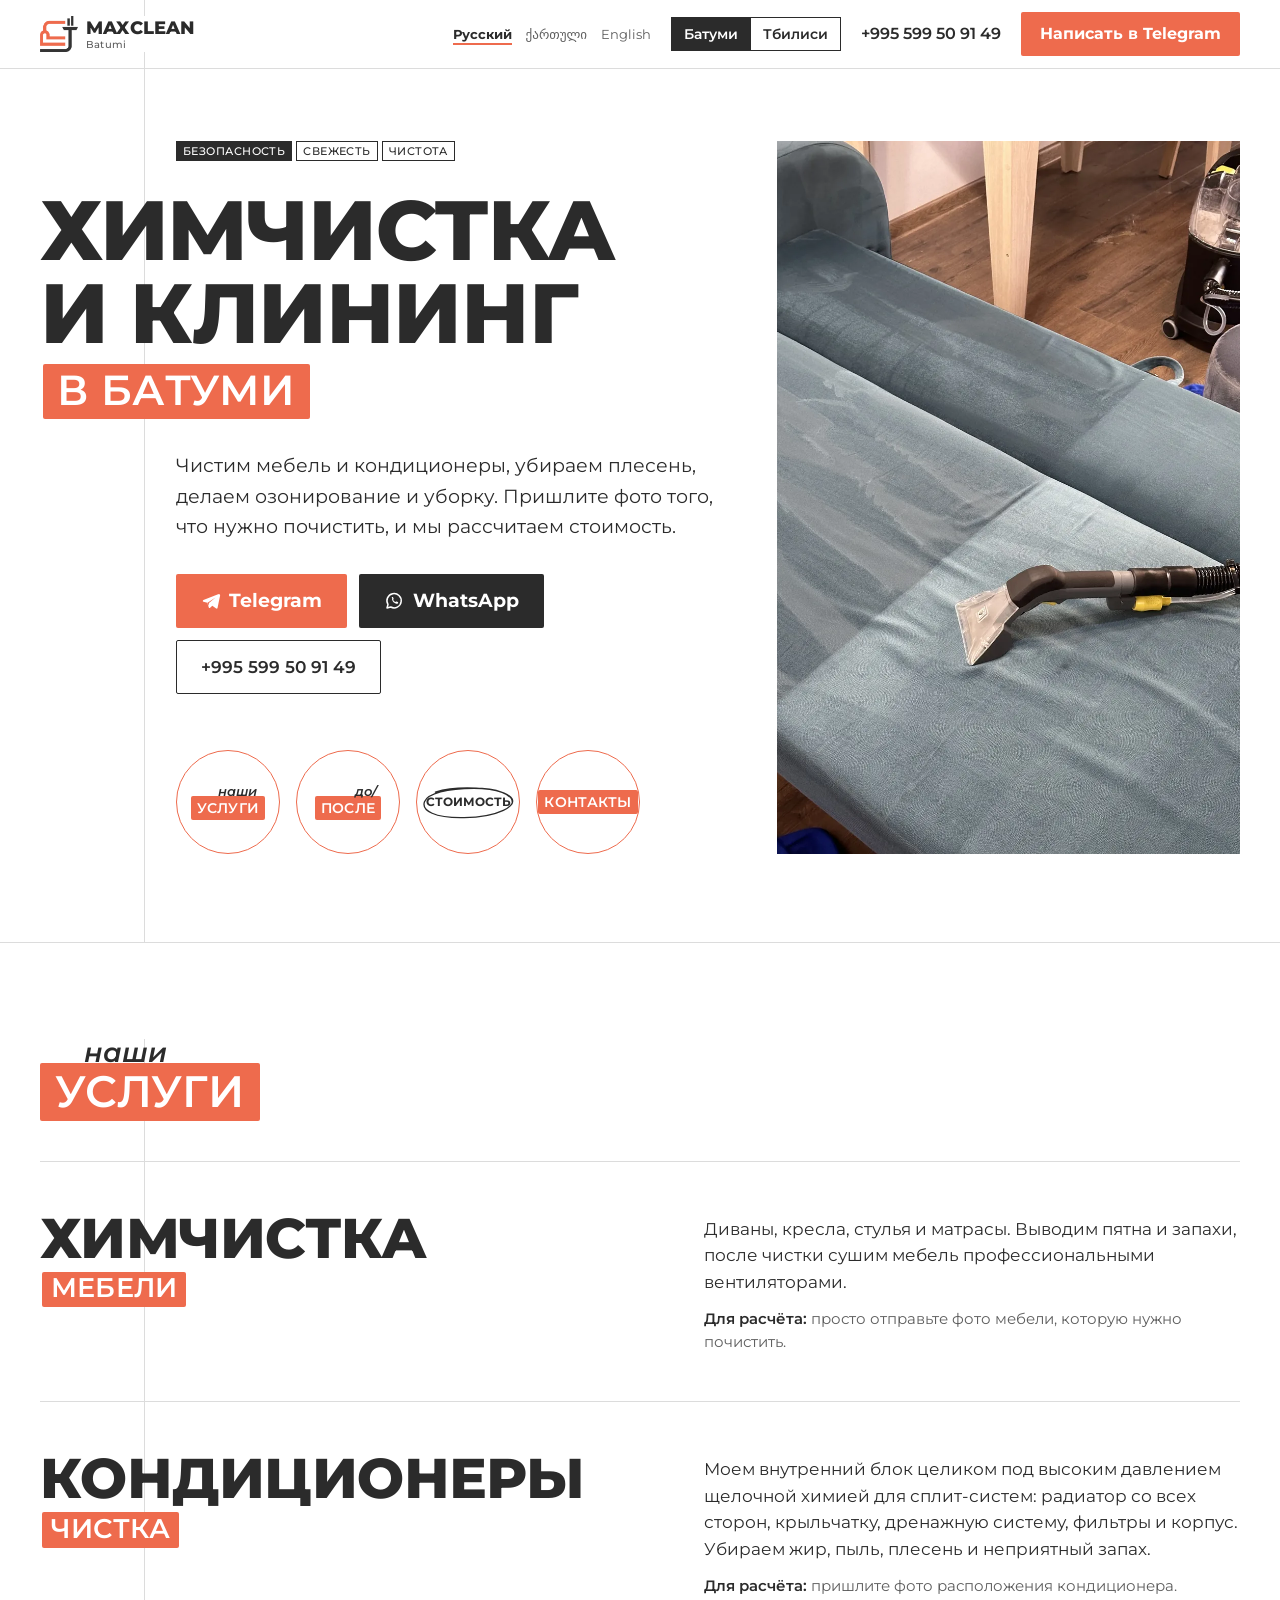
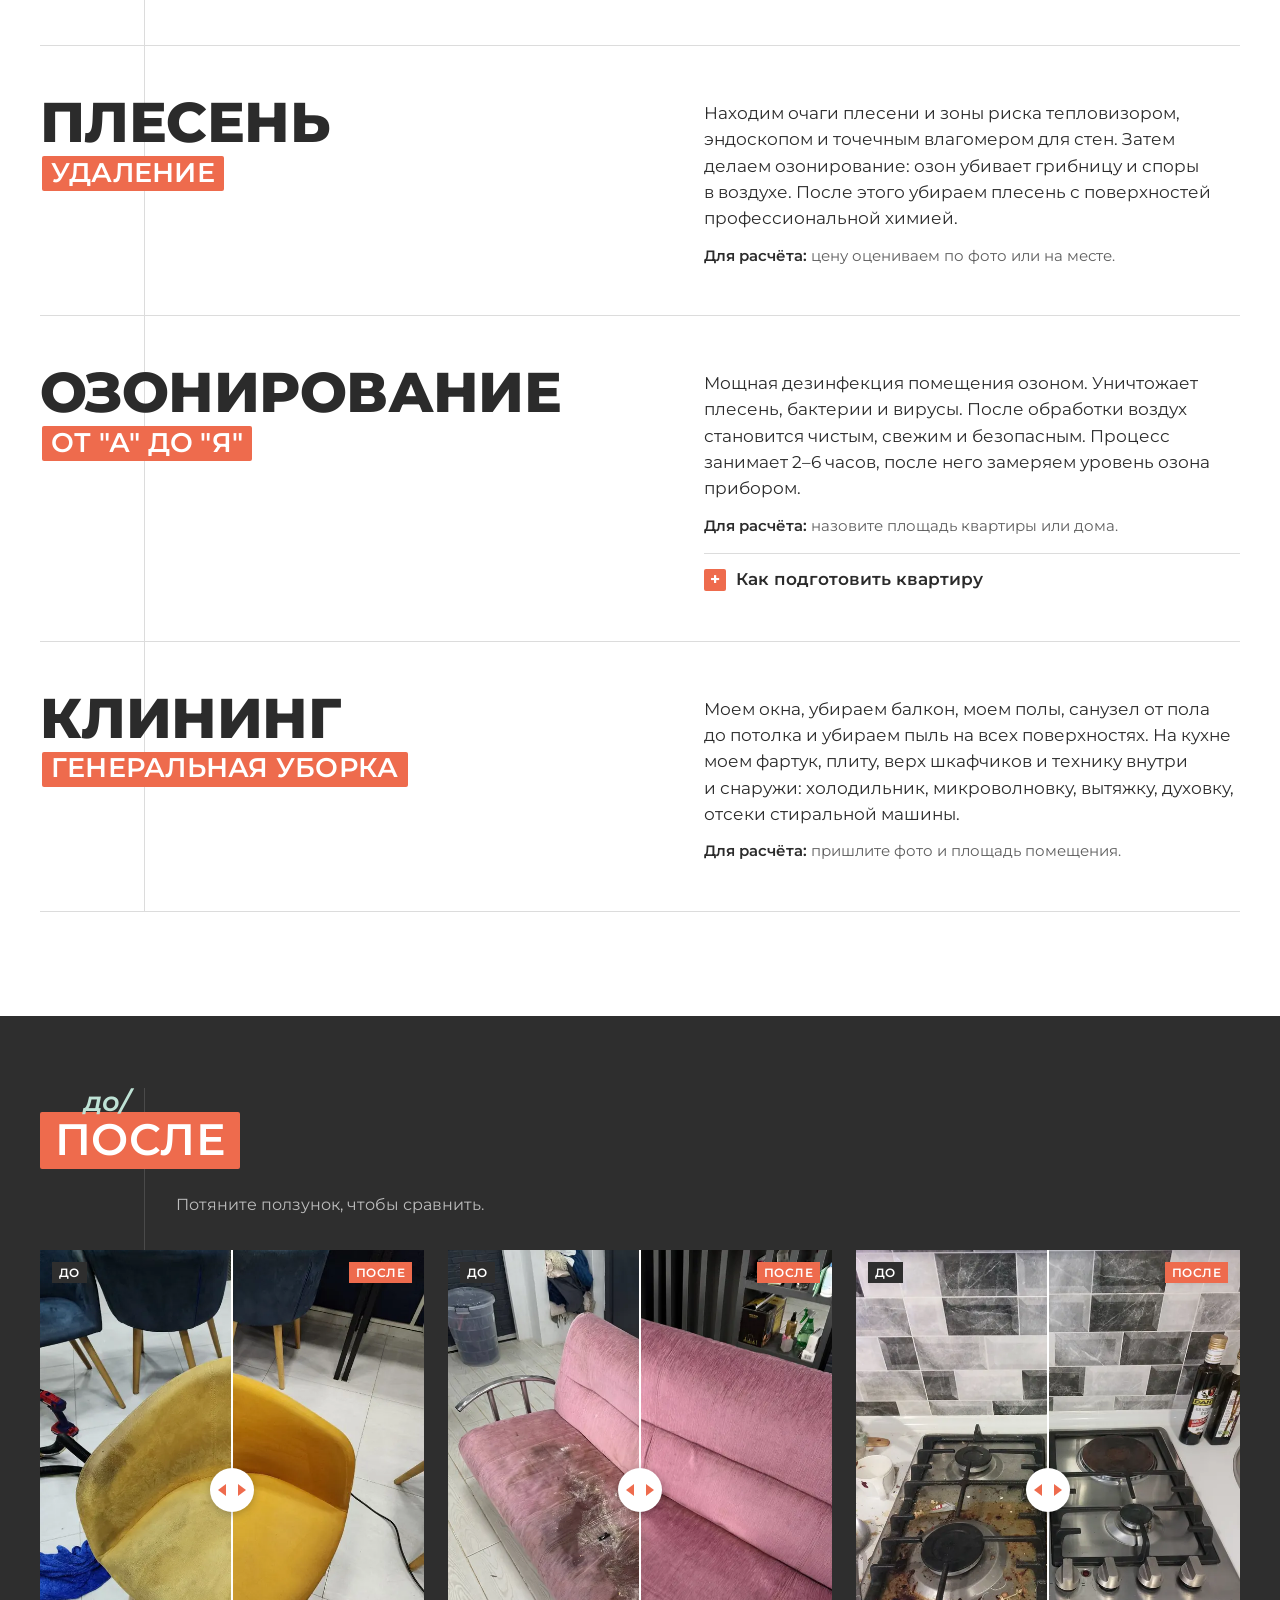
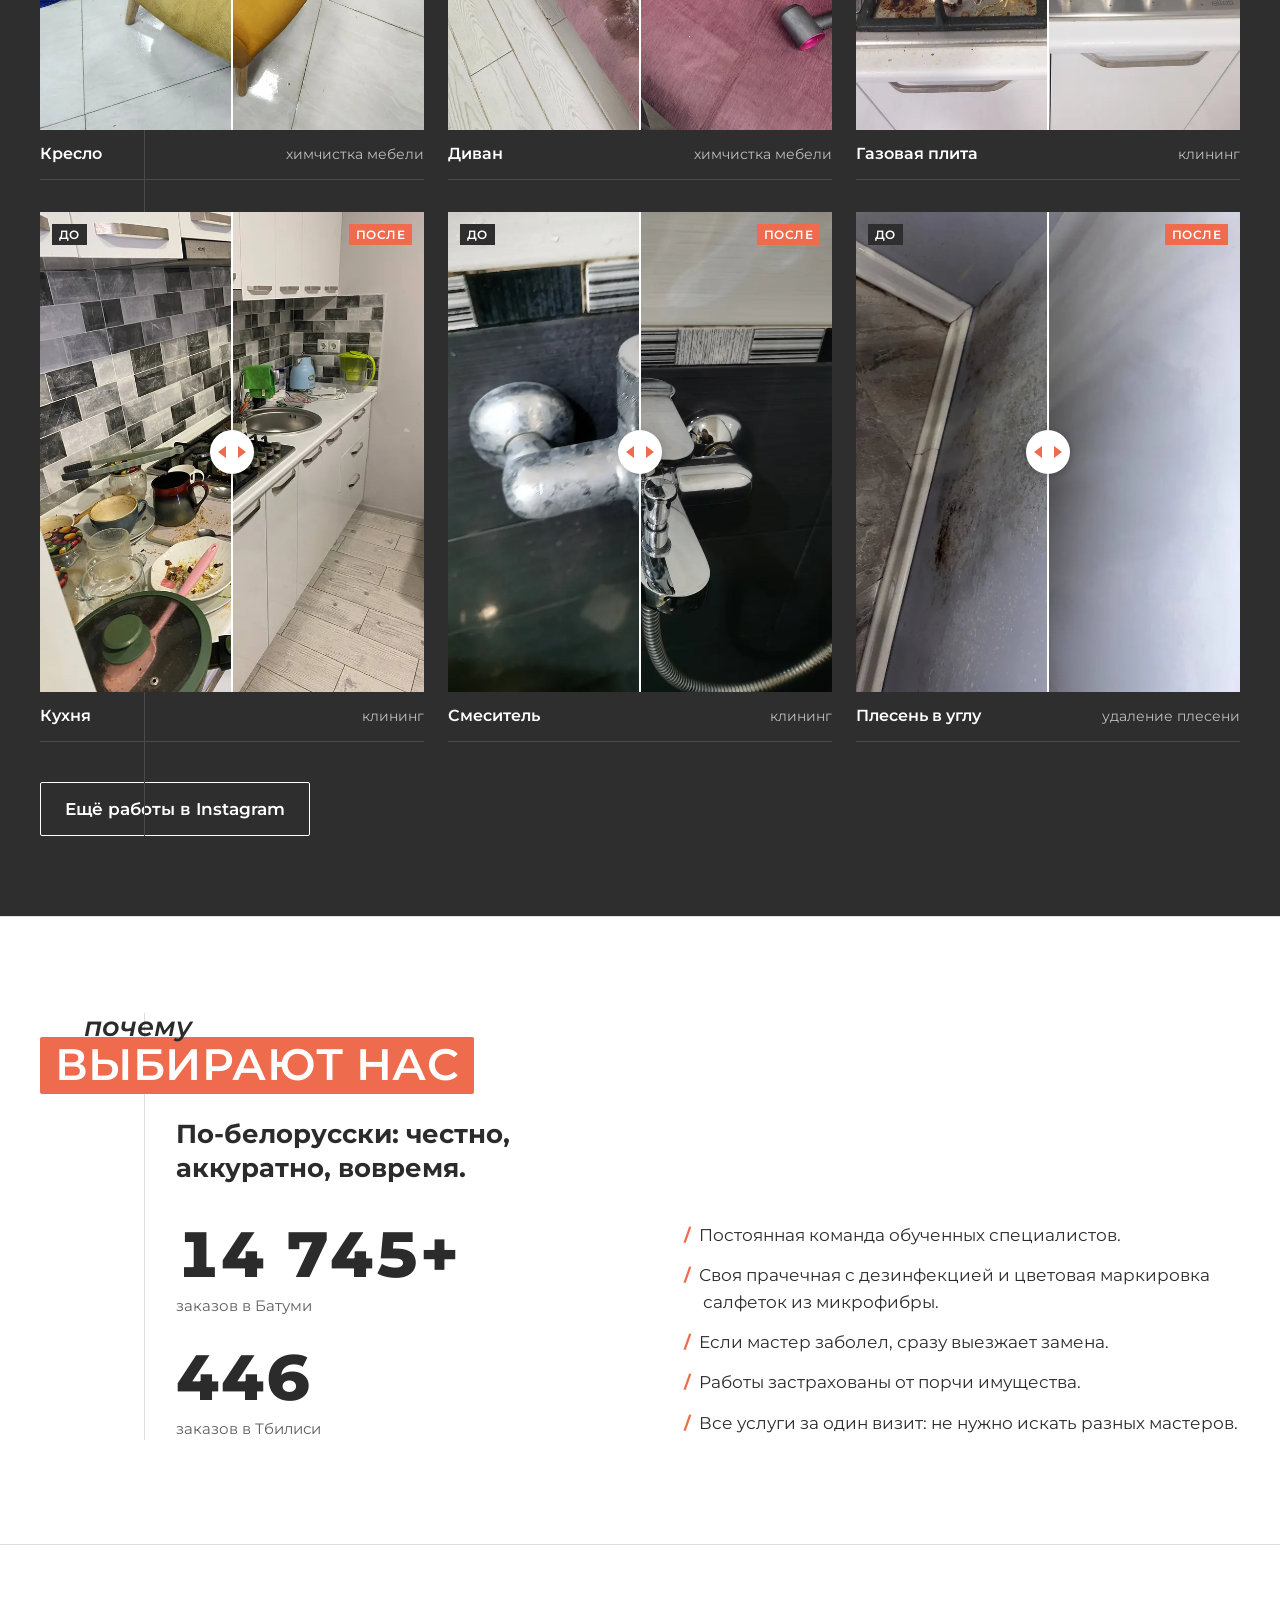
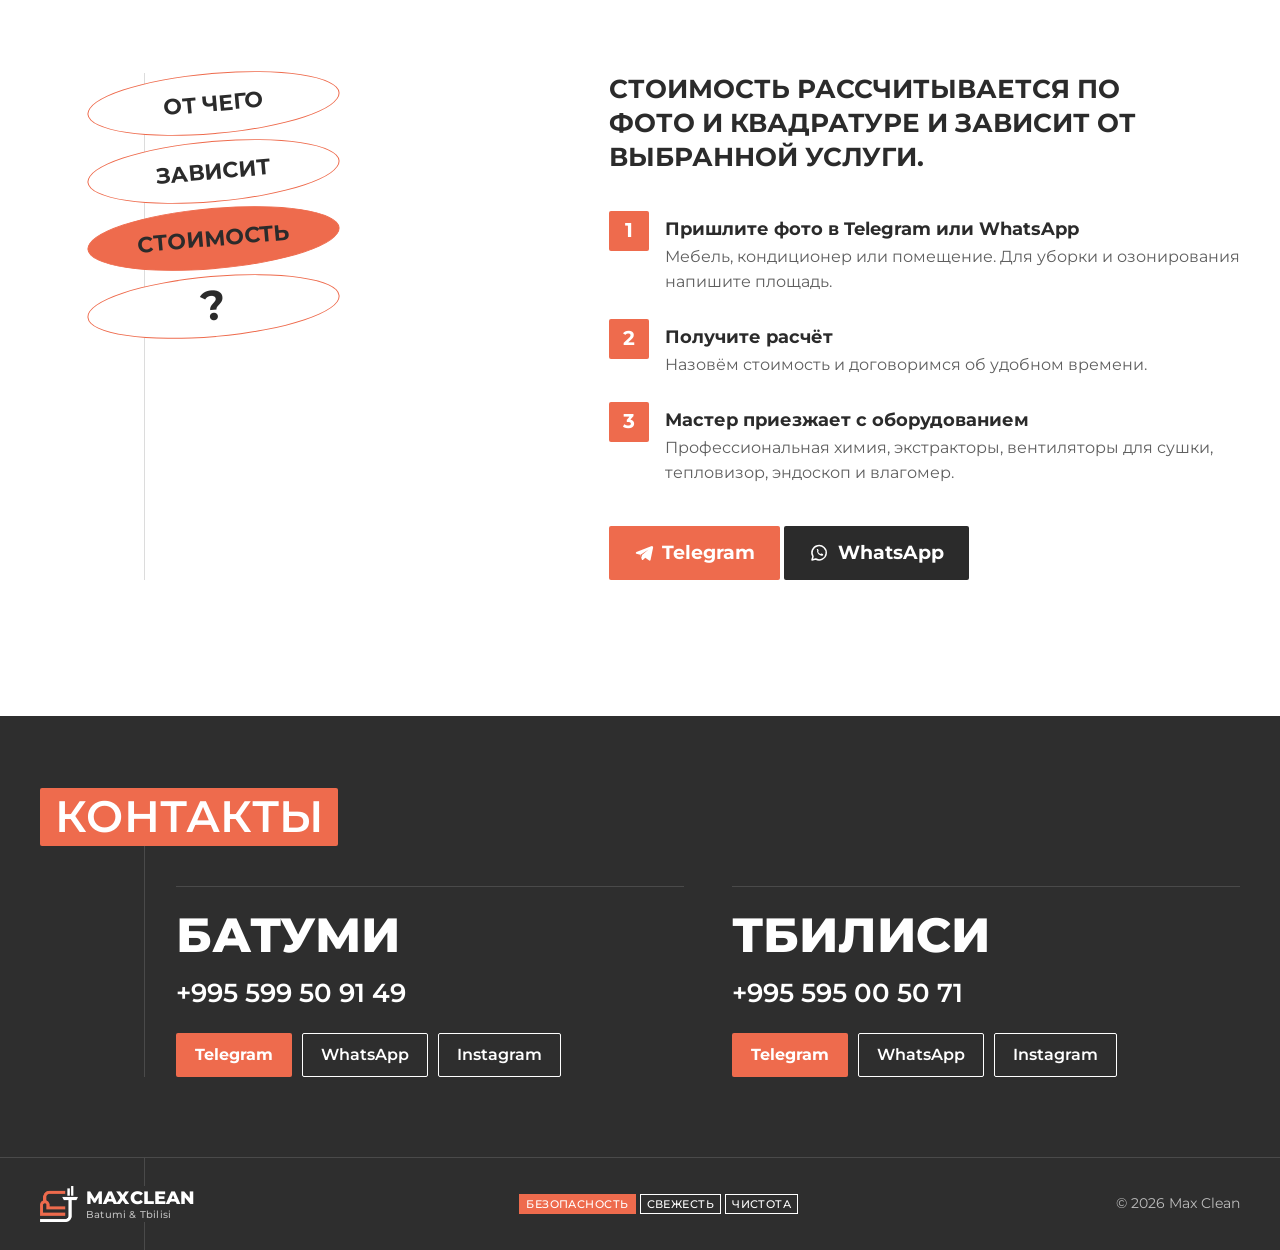
<file: index.html>
<!doctype html>
<!-- Сгенерировано build.py из src/page.html. Правьте шаблон и translations_*.json, а не этот файл. -->
<html lang="ru">
<head>
  <meta charset="utf-8">
  <meta name="viewport" content="width=device-width, initial-scale=1">
  <title>Max Clean — химчистка мебели и клининг в Батуми и Тбилиси</title>
  <meta name="description" content="Химчистка мебели и матрасов, чистка кондиционеров, удаление плесени, озонирование и уборка в Батуми и Тбилиси. Пришлите фото в Telegram или WhatsApp, рассчитаем стоимость.">
  <meta name="robots" content="index, follow">
  <link rel="canonical" href="https://maxclean.ge/">
  <link rel="alternate" hreflang="ru" href="https://maxclean.ge/">
  <link rel="alternate" hreflang="ka" href="https://maxclean.ge/ka/">
  <link rel="alternate" hreflang="en" href="https://maxclean.ge/en/">
  <link rel="alternate" hreflang="x-default" href="https://maxclean.ge/">
  <meta property="og:type" content="website">
  <meta property="og:site_name" content="Max Clean">
  <meta property="og:locale" content="ru_RU">
  <meta property="og:locale:alternate" content="ka_GE">
  <meta property="og:locale:alternate" content="en_US">
  <meta property="og:title" content="Max Clean — химчистка мебели и клининг в Батуми и Тбилиси">
  <meta property="og:description" content="Химчистка диванов, кресел и матрасов, чистка кондиционеров, удаление плесени, озонирование. Пришлите фото, рассчитаем стоимость.">
  <meta property="og:url" content="https://maxclean.ge/">
  <meta property="og:image" content="https://maxclean.ge/og-image.jpg">
  <meta property="og:image:width" content="1200">
  <meta property="og:image:height" content="630">
  <meta property="og:image:alt" content="Max Clean: химчистка и клининг в Батуми и Тбилиси">
  <meta name="twitter:card" content="summary_large_image">
  <script type="application/ld+json">
  {
    "@context": "https://schema.org",
    "@graph": [
      {
        "@type": "WebSite",
        "@id": "https://maxclean.ge/#site",
        "url": "https://maxclean.ge/",
        "name": "Max Clean",
        "inLanguage": "ru",
        "publisher": { "@id": "https://maxclean.ge/#org" }
      },
      {
        "@type": "Organization",
        "@id": "https://maxclean.ge/#org",
        "name": "Max Clean",
        "alternateName": ["MaxClean", "Макс Клин", "Max Clean Batumi", "Max Clean Tbilisi"],
        "url": "https://maxclean.ge/",
        "logo": "https://maxclean.ge/assets/img/logo-full.png",
        "sameAs": [
          "https://www.instagram.com/max_clean_batumi/",
          "https://www.instagram.com/max_clean_tbilisi/"
        ]
      },
      {
        "@type": "LocalBusiness",
        "@id": "https://maxclean.ge/#batumi",
        "name": "Max Clean — Батуми",
        "description": "Химчистка мебели и матрасов, чистка кондиционеров, удаление плесени, озонирование и клининг в Батуми.",
        "url": "https://maxclean.ge/",
        "image": "https://maxclean.ge/og-image.jpg",
        "logo": "https://maxclean.ge/assets/img/logo-full.png",
        "telephone": "+995599509149",
        "address": { "@type": "PostalAddress", "addressLocality": "Батуми", "addressCountry": "GE" },
        "areaServed": { "@type": "City", "name": "Батуми" },
        "parentOrganization": { "@id": "https://maxclean.ge/#org" },
        "sameAs": ["https://www.instagram.com/max_clean_batumi/"],
        "hasOfferCatalog": { "@id": "https://maxclean.ge/#services" }
      },
      {
        "@type": "LocalBusiness",
        "@id": "https://maxclean.ge/#tbilisi",
        "name": "Max Clean — Тбилиси",
        "description": "Химчистка мебели и матрасов, чистка кондиционеров, удаление плесени, озонирование и клининг в Тбилиси.",
        "url": "https://maxclean.ge/",
        "image": "https://maxclean.ge/og-image.jpg",
        "logo": "https://maxclean.ge/assets/img/logo-full.png",
        "telephone": "+995595005071",
        "address": { "@type": "PostalAddress", "addressLocality": "Тбилиси", "addressCountry": "GE" },
        "areaServed": { "@type": "City", "name": "Тбилиси" },
        "parentOrganization": { "@id": "https://maxclean.ge/#org" },
        "sameAs": ["https://www.instagram.com/max_clean_tbilisi/"],
        "hasOfferCatalog": { "@id": "https://maxclean.ge/#services" }
      },
      {
        "@type": "OfferCatalog",
        "@id": "https://maxclean.ge/#services",
        "name": "Услуги Max Clean",
        "itemListElement": [
          { "@type": "Offer", "itemOffered": { "@type": "Service", "name": "Химчистка мебели и матрасов", "description": "Диваны, кресла, стулья и матрасы. Стоимость по фото мебели." } },
          { "@type": "Offer", "itemOffered": { "@type": "Service", "name": "Чистка кондиционеров", "description": "Мойка всего внутреннего блока под высоким давлением: радиатор, крыльчатка, дренаж, фильтры, корпус. Стоимость по фото расположения кондиционера." } },
          { "@type": "Offer", "itemOffered": { "@type": "Service", "name": "Удаление плесени", "description": "Поиск очагов тепловизором, эндоскопом и влагомером, озонирование против грибницы и спор, удаление плесени профессиональной химией. Цена по фото или на месте." } },
          { "@type": "Offer", "itemOffered": { "@type": "Service", "name": "Озонирование", "description": "Дезинфекция помещения озоном: уничтожает плесень, бактерии и вирусы. Занимает 2–6 часов. Цена зависит от площади." } },
          { "@type": "Offer", "itemOffered": { "@type": "Service", "name": "Генеральная уборка", "description": "Окна, балкон, полы, санузел от пола до потолка, пыль на всех поверхностях, кухня с техникой внутри и снаружи." } }
        ]
      }
    ]
  }
  </script>
  <link rel="icon" type="image/png" href="assets/img/favicon.png">
  <link rel="apple-touch-icon" href="assets/img/favicon.png">
  <meta name="theme-color" content="#ffffff">
  <link rel="preconnect" href="https://fonts.googleapis.com">
  <link rel="preconnect" href="https://fonts.gstatic.com" crossorigin>
  <link href="https://fonts.googleapis.com/css2?family=Montserrat:ital,wght@0,400;0,500;0,600;0,700;0,800;1,600&display=swap" rel="stylesheet">
  <link rel="stylesheet" href="styles.css?v=d1847513">
</head>
<body>

<header class="top">
  <div class="wrap ruled top__bar">
    <a class="lockup" href="#top" aria-label="Max Clean, наверх">
      <img class="lockup__mark" src="assets/img/logo-mark.png" alt="" width="38" height="36">
      <span class="lockup__name">MAXCLEAN<span class="lockup__city" data-bind="city-en">Batumi</span></span>
    </a>
    <nav class="langs" aria-label="Язык сайта"><a href="./" hreflang="ru" lang="ru" aria-current="page">Русский</a><a href="ka/" hreflang="ka" lang="ka">ქართული</a><a href="en/" hreflang="en" lang="en">English</a></nav>
    <div class="top__right">
      <div class="city" role="group" aria-label="Город">
        <button type="button" class="city__btn" data-city="batumi" aria-pressed="true">Батуми</button>
        <button type="button" class="city__btn" data-city="tbilisi" aria-pressed="false">Тбилиси</button>
      </div>
      <a class="top__phone" data-bind="tel" href="tel:+995599509149"><span data-bind="phone">+995 599 50 91 49</span></a>
      <a class="btn btn--primary btn--sm top__tg" data-bind="tg" href="https://t.me/+995599509149" target="_blank" rel="noopener">Написать в Telegram</a>
    </div>
  </div>
</header>

<main id="top">

  <!-- Первый экран -->
  <section class="hero">
    <div class="wrap ruled hero__grid">
      <div class="hero__text">
        <ul class="tags in" aria-label="Наши принципы">
          <li class="tag tag--fill">Безопасность</li>
          <li class="tag">Свежесть</li>
          <li class="tag">Чистота</li>
        </ul>
        <h1 class="hero__title">
          <span class="hero__line">Химчистка</span>
          <span class="hero__line">и клининг</span>
          <span class="plaque plaque--hero"><span data-bind="city-in">в Батуми</span></span>
        </h1>
        <p class="hero__lead in">Чистим мебель и&nbsp;кондиционеры, убираем плесень, делаем озонирование и&nbsp;уборку. Пришлите фото того, что нужно почистить, и&nbsp;мы рассчитаем стоимость.</p>
        <div class="hero__cta in">
          <a class="btn btn--primary" data-bind="tg" href="https://t.me/+995599509149" target="_blank" rel="noopener" aria-label="Отправить фото в Telegram"><svg class="btn__icon" viewBox="0 0 24 24" aria-hidden="true"><path d="M21.4 3.6 2.9 10.7c-1 .4-1 1.8.1 2.1l4.6 1.4 1.8 5.6c.2.7 1.1.9 1.6.4l2.6-2.5 4.7 3.4c.6.4 1.4.1 1.6-.6l3.1-15.2c.2-1-.8-1.8-1.6-1.4ZM9.6 14.3l-.5 3.6-1.2-3.9 9.6-6.3-7.9 6.6Z"/></svg>Telegram</a>
          <a class="btn btn--dark" href="https://wa.me/message/7KWCWDEY33KYK1" target="_blank" rel="noopener" aria-label="Отправить фото в WhatsApp"><svg class="btn__icon" viewBox="0 0 24 24" aria-hidden="true"><path class="btn__icon-line" d="M3.6 20.4l1.2-4.2a8.6 8.6 0 1 1 3.3 3.1z"/><path d="M9.2 7.6c.2-.4.4-.4.7-.4h.5c.2 0 .4.1.5.3l.7 1.7c.1.2 0 .5-.1.6l-.5.6c-.1.1-.1.3 0 .4.6 1 1.4 1.8 2.4 2.4.1.1.3.1.4 0l.6-.5c.2-.1.4-.2.6-.1l1.7.7c.2.1.3.3.3.5v.5c0 .3-.1.5-.4.7-.5.3-1.2.5-1.9.3-2.5-.6-4.4-2.6-5-5-.2-.7 0-1.3.3-1.7z"/></svg>WhatsApp</a>
          <a class="btn btn--ghost" data-bind="tel" href="tel:+995599509149"><span data-bind="phone">+995 599 50 91 49</span></a>
        </div>
      </div>

      <figure class="hero__photo">
        <img src="assets/img/hero-sofa.webp" width="1050" height="1400" alt="Химчистка дивана: по ткани проходит насадка экстрактора и оставляет чистую полосу" fetchpriority="high">
      </figure>

      <nav class="hl in" aria-label="Разделы сайта">
        <a class="hl__item" href="#services"><span class="hl__small">наши</span><span class="plaque">услуги</span></a>
        <a class="hl__item" href="#works"><span class="hl__small">до/</span><span class="plaque">после</span></a>
        <a class="hl__item hl__item--price" href="#price">
          <svg class="scribble" viewBox="0 0 300 110" aria-hidden="true"><path d="M48 24C112 4 246 6 284 40c26 26-40 62-146 64C46 106 4 82 14 54 24 28 86 12 168 12c70 0 126 18 120 48"/></svg>
          <span class="hl__word">стоимость</span>
        </a>
        <a class="hl__item" href="#contacts"><span class="plaque">контакты</span></a>
      </nav>
    </div>
  </section>

  <!-- Услуги -->
  <section class="sec" id="services">
    <div class="wrap ruled">
      <h2 class="sec-title"><span class="sec-title__small">наши</span><span class="plaque">услуги</span></h2>

      <ul class="svc">
        <li class="svc__row">
          <h3 class="svc__title">Химчистка<span class="plaque">мебели</span></h3>
          <div class="svc__body">
            <p>Диваны, кресла, стулья и&nbsp;матрасы. Выводим пятна и&nbsp;запахи, после чистки сушим мебель профессиональными вентиляторами.</p>
            <p class="svc__calc"><b>Для расчёта:</b> просто отправьте фото мебели, которую нужно почистить.</p>
          </div>
        </li>
        <li class="svc__row">
          <h3 class="svc__title">Кондиционеры<span class="plaque">чистка</span></h3>
          <div class="svc__body">
            <p>Моем внутренний блок целиком под высоким давлением щелочной химией для сплит-систем: радиатор со&nbsp;всех сторон, крыльчатку, дренажную систему, фильтры и&nbsp;корпус. Убираем жир, пыль, плесень и&nbsp;неприятный запах.</p>
            <p class="svc__calc"><b>Для расчёта:</b> пришлите фото расположения кондиционера.</p>
          </div>
        </li>
        <li class="svc__row">
          <h3 class="svc__title">Плесень<span class="plaque">удаление</span></h3>
          <div class="svc__body">
            <p>Находим очаги плесени и&nbsp;зоны риска тепловизором, эндоскопом и&nbsp;точечным влагомером для стен. Затем делаем озонирование: озон убивает грибницу и&nbsp;споры в&nbsp;воздухе. После этого убираем плесень с&nbsp;поверхностей профессиональной химией.</p>
            <p class="svc__calc"><b>Для расчёта:</b> цену оцениваем по фото или на&nbsp;месте.</p>
          </div>
        </li>
        <li class="svc__row">
          <h3 class="svc__title">Озонирование<span class="plaque">от "А" до "Я"</span></h3>
          <div class="svc__body">
            <p>Мощная дезинфекция помещения озоном. Уничтожает плесень, бактерии и&nbsp;вирусы. После обработки воздух становится чистым, свежим и&nbsp;безопасным. Процесс занимает 2–6&nbsp;часов, после него замеряем уровень озона прибором.</p>
            <p class="svc__calc"><b>Для расчёта:</b> назовите площадь квартиры или дома.</p>
            <details class="prep">
              <summary>Как подготовить квартиру</summary>
              <ul>
                <li>убрать растения на балкон или в&nbsp;подъезд;</li>
                <li>забрать животных;</li>
                <li>покинуть квартиру на время обработки;</li>
                <li>дать логин и&nbsp;пароль от Wi-Fi, чтобы прибор работал дистанционно.</li>
              </ul>
            </details>
          </div>
        </li>
        <li class="svc__row">
          <h3 class="svc__title">Клининг<span class="plaque">генеральная уборка</span></h3>
          <div class="svc__body">
            <p>Моем окна, убираем балкон, моем полы, санузел от&nbsp;пола до&nbsp;потолка и&nbsp;убираем пыль на&nbsp;всех поверхностях. На&nbsp;кухне моем фартук, плиту, верх шкафчиков и&nbsp;технику внутри и&nbsp;снаружи: холодильник, микроволновку, вытяжку, духовку, отсеки стиральной машины.</p>
            <p class="svc__calc"><b>Для расчёта:</b> пришлите фото и&nbsp;площадь помещения.</p>
          </div>
        </li>
      </ul>
    </div>
  </section>

  <!-- До / после -->
  <section class="sec sec--tight dark" id="works">
    <div class="wrap ruled">
      <h2 class="sec-title"><span class="sec-title__small">до/</span><span class="plaque">после</span></h2>
      <p class="sec-lead in">Потяните ползунок, чтобы сравнить.</p>

      <div class="works">
        <figure class="work">
          <div class="ba">
            <img class="ba__img" src="assets/img/kreslo-posle.webp" width="750" height="1000" alt="Кресло после химчистки" loading="lazy">
            <img class="ba__img ba__before" src="assets/img/kreslo-do.webp" width="750" height="1000" alt="Кресло до химчистки" loading="lazy">
            <span class="ba__tag ba__tag--do" aria-hidden="true">до</span>
            <span class="ba__tag ba__tag--posle" aria-hidden="true">после</span>
            <span class="ba__handle" aria-hidden="true"><span class="ba__knob"></span></span>
            <input class="ba__range" type="range" min="0" max="100" value="50" aria-label="Сравнить до и после: кресло">
          </div>
          <figcaption><b>Кресло</b> химчистка мебели</figcaption>
        </figure>

        <figure class="work">
          <div class="ba">
            <img class="ba__img" src="assets/img/divan-posle.webp" width="750" height="1000" alt="Диван после химчистки" loading="lazy">
            <img class="ba__img ba__before" src="assets/img/divan-do.webp" width="750" height="1000" alt="Диван до химчистки, на сиденье тёмные пятна" loading="lazy">
            <span class="ba__tag ba__tag--do" aria-hidden="true">до</span>
            <span class="ba__tag ba__tag--posle" aria-hidden="true">после</span>
            <span class="ba__handle" aria-hidden="true"><span class="ba__knob"></span></span>
            <input class="ba__range" type="range" min="0" max="100" value="50" aria-label="Сравнить до и после: диван">
          </div>
          <figcaption><b>Диван</b> химчистка мебели</figcaption>
        </figure>

        <figure class="work">
          <div class="ba">
            <img class="ba__img" src="assets/img/plita-posle.webp" width="750" height="1000" alt="Газовая плита после уборки" loading="lazy">
            <img class="ba__img ba__before" src="assets/img/plita-do.webp" width="750" height="1000" alt="Газовая плита до уборки, в нагаре и жире" loading="lazy">
            <span class="ba__tag ba__tag--do" aria-hidden="true">до</span>
            <span class="ba__tag ba__tag--posle" aria-hidden="true">после</span>
            <span class="ba__handle" aria-hidden="true"><span class="ba__knob"></span></span>
            <input class="ba__range" type="range" min="0" max="100" value="50" aria-label="Сравнить до и после: газовая плита">
          </div>
          <figcaption><b>Газовая плита</b> клининг</figcaption>
        </figure>

        <figure class="work">
          <div class="ba">
            <img class="ba__img" src="assets/img/kuhnya-posle.webp" width="750" height="1000" alt="Кухня после уборки" loading="lazy">
            <img class="ba__img ba__before" src="assets/img/kuhnya-do.webp" width="750" height="1000" alt="Кухня до уборки, на столешнице посуда и мусор" loading="lazy">
            <span class="ba__tag ba__tag--do" aria-hidden="true">до</span>
            <span class="ba__tag ba__tag--posle" aria-hidden="true">после</span>
            <span class="ba__handle" aria-hidden="true"><span class="ba__knob"></span></span>
            <input class="ba__range" type="range" min="0" max="100" value="50" aria-label="Сравнить до и после: кухня">
          </div>
          <figcaption><b>Кухня</b> клининг</figcaption>
        </figure>

        <figure class="work">
          <div class="ba">
            <img class="ba__img" src="assets/img/smesitel-posle.webp" width="750" height="1000" alt="Смеситель после чистки, блестит" loading="lazy">
            <img class="ba__img ba__before" src="assets/img/smesitel-do.webp" width="750" height="1000" alt="Смеситель до чистки, в известковом налёте" loading="lazy">
            <span class="ba__tag ba__tag--do" aria-hidden="true">до</span>
            <span class="ba__tag ba__tag--posle" aria-hidden="true">после</span>
            <span class="ba__handle" aria-hidden="true"><span class="ba__knob"></span></span>
            <input class="ba__range" type="range" min="0" max="100" value="50" aria-label="Сравнить до и после: смеситель">
          </div>
          <figcaption><b>Смеситель</b> клининг</figcaption>
        </figure>

        <figure class="work">
          <div class="ba">
            <img class="ba__img" src="assets/img/plesen-posle.webp" width="750" height="1000" alt="Угол комнаты после удаления плесени" loading="lazy">
            <img class="ba__img ba__before" src="assets/img/plesen-do.webp" width="750" height="1000" alt="Угол комнаты до обработки, на стене плесень" loading="lazy">
            <span class="ba__tag ba__tag--do" aria-hidden="true">до</span>
            <span class="ba__tag ba__tag--posle" aria-hidden="true">после</span>
            <span class="ba__handle" aria-hidden="true"><span class="ba__knob"></span></span>
            <input class="ba__range" type="range" min="0" max="100" value="50" aria-label="Сравнить до и после: плесень в углу">
          </div>
          <figcaption><b>Плесень в углу</b> удаление плесени</figcaption>
        </figure>
      </div>

      <p class="works__more"><a class="btn btn--ghost btn--light" data-bind="ig" href="https://www.instagram.com/max_clean_batumi/" target="_blank" rel="noopener">Ещё работы в Instagram</a></p>
    </div>
  </section>

  <!-- Почему выбирают нас (факты из Instagram, 08.11.2026) -->
  <section class="sec" id="why">
    <div class="wrap ruled">
      <h2 class="sec-title"><span class="sec-title__small">почему</span><span class="plaque">выбирают нас</span></h2>
      <p class="why__lead in">По-белорусски: честно, аккуратно, вовремя.</p>
      <div class="why in">
        <div class="why__stats">
          <p class="why__stat"><span class="why__num">14&nbsp;745+</span><span class="why__label">заказов в&nbsp;Батуми</span></p>
          <p class="why__stat"><span class="why__num">446</span><span class="why__label">заказов в&nbsp;Тбилиси</span></p>
        </div>
        <ul class="why__list">
          <li>Постоянная команда обученных специалистов.</li>
          <li>Своя прачечная с&nbsp;дезинфекцией и&nbsp;цветовая маркировка салфеток из&nbsp;микрофибры.</li>
          <li>Если мастер заболел, сразу выезжает замена.</li>
          <li>Работы застрахованы от&nbsp;порчи имущества.</li>
          <li>Все услуги за&nbsp;один визит: не&nbsp;нужно искать разных мастеров.</li>
        </ul>
      </div>
    </div>
  </section>

  <!-- Стоимость -->
  <section class="sec sec--loose" id="price">
    <div class="wrap ruled price">
      <h2 class="pills">
        <span class="pill">от чего</span>
        <span class="pill">зависит</span>
        <span class="pill pill--fill">стоимость</span>
        <span class="pill pill--q">?</span>
      </h2>
      <div class="price__body">
        <p class="price__lead">Стоимость рассчитывается по фото и&nbsp;квадратуре и&nbsp;зависит от выбранной услуги.</p>
        <ol class="steps">
          <li>
            <h3>Пришлите фото в Telegram или WhatsApp</h3>
            <p>Мебель, кондиционер или помещение. Для уборки и&nbsp;озонирования напишите площадь.</p>
          </li>
          <li>
            <h3>Получите расчёт</h3>
            <p>Назовём стоимость и&nbsp;договоримся об&nbsp;удобном времени.</p>
          </li>
          <li>
            <h3>Мастер приезжает с оборудованием</h3>
            <p>Профессиональная химия, экстракторы, вентиляторы для сушки, тепловизор, эндоскоп и&nbsp;влагомер.</p>
          </li>
        </ol>
        <a class="btn btn--primary" data-bind="tg" href="https://t.me/+995599509149" target="_blank" rel="noopener" aria-label="Отправить фото в Telegram"><svg class="btn__icon" viewBox="0 0 24 24" aria-hidden="true"><path d="M21.4 3.6 2.9 10.7c-1 .4-1 1.8.1 2.1l4.6 1.4 1.8 5.6c.2.7 1.1.9 1.6.4l2.6-2.5 4.7 3.4c.6.4 1.4.1 1.6-.6l3.1-15.2c.2-1-.8-1.8-1.6-1.4ZM9.6 14.3l-.5 3.6-1.2-3.9 9.6-6.3-7.9 6.6Z"/></svg>Telegram</a>
          <a class="btn btn--dark" href="https://wa.me/message/7KWCWDEY33KYK1" target="_blank" rel="noopener" aria-label="Отправить фото в WhatsApp"><svg class="btn__icon" viewBox="0 0 24 24" aria-hidden="true"><path class="btn__icon-line" d="M3.6 20.4l1.2-4.2a8.6 8.6 0 1 1 3.3 3.1z"/><path d="M9.2 7.6c.2-.4.4-.4.7-.4h.5c.2 0 .4.1.5.3l.7 1.7c.1.2 0 .5-.1.6l-.5.6c-.1.1-.1.3 0 .4.6 1 1.4 1.8 2.4 2.4.1.1.3.1.4 0l.6-.5c.2-.1.4-.2.6-.1l1.7.7c.2.1.3.3.3.5v.5c0 .3-.1.5-.4.7-.5.3-1.2.5-1.9.3-2.5-.6-4.4-2.6-5-5-.2-.7 0-1.3.3-1.7z"/></svg>WhatsApp</a>
      </div>
    </div>
  </section>

  <!-- Контакты -->
  <section class="sec sec--tight dark" id="contacts">
    <div class="wrap ruled">
      <h2 class="sec-title"><span class="plaque">контакты</span></h2>
      <div class="cities in">
        <div class="cityc">
          <h3 class="cityc__name">Батуми</h3>
          <a class="cityc__phone" href="tel:+995599509149">+995 599 50 91 49</a>
          <div class="cityc__links">
            <a class="btn btn--primary btn--sm" href="https://t.me/+995599509149" target="_blank" rel="noopener">Telegram</a>
            <a class="btn btn--ghost btn--light btn--sm" href="https://wa.me/message/7KWCWDEY33KYK1" target="_blank" rel="noopener">WhatsApp</a>
            <a class="btn btn--ghost btn--light btn--sm" href="https://www.instagram.com/max_clean_batumi/" target="_blank" rel="noopener">Instagram</a>
          </div>
        </div>
        <div class="cityc">
          <h3 class="cityc__name">Тбилиси</h3>
          <a class="cityc__phone" href="tel:+995595005071">+995 595 00 50 71</a>
          <div class="cityc__links">
            <a class="btn btn--primary btn--sm" href="https://t.me/+995595005071" target="_blank" rel="noopener">Telegram</a>
            <a class="btn btn--ghost btn--light btn--sm" href="https://wa.me/message/7KWCWDEY33KYK1" target="_blank" rel="noopener">WhatsApp</a>
            <a class="btn btn--ghost btn--light btn--sm" href="https://www.instagram.com/max_clean_tbilisi/" target="_blank" rel="noopener">Instagram</a>
          </div>
        </div>
      </div>
    </div>
  </section>
</main>

<footer class="foot dark">
  <div class="wrap ruled foot__bar">
    <span class="lockup lockup--light">
      <img class="lockup__mark" src="assets/img/logo-mark-light.png" alt="" width="38" height="36">
      <span class="lockup__name">MAXCLEAN<span class="lockup__city">Batumi &amp; Tbilisi</span></span>
    </span>
    <ul class="tags tags--dark" aria-label="Наши принципы">
      <li class="tag tag--fill">Безопасность</li>
      <li class="tag">Свежесть</li>
      <li class="tag">Чистота</li>
    </ul>
    <p class="foot__copy">© 2026 Max Clean</p>
  </div>
</footer>

<nav class="dock" aria-label="Быстрая связь">
  <a class="btn btn--primary" data-bind="tg" href="https://t.me/+995599509149" target="_blank" rel="noopener">Telegram</a>
  <a class="btn btn--dark" href="https://wa.me/message/7KWCWDEY33KYK1" target="_blank" rel="noopener">WhatsApp</a>
  <a class="btn btn--ghost dock__call" data-bind="tel" href="tel:+995599509149" aria-label="Позвонить"><svg class="btn__icon" viewBox="0 0 24 24" aria-hidden="true"><path d="M6.6 3.6c.4-.6.9-.7 1.4-.7h1c.4 0 .8.2.9.6l1.3 3.2c.2.4 0 .9-.2 1.2l-1 1.1c-.2.2-.2.5 0 .8 1.1 1.9 2.6 3.4 4.5 4.5.3.2.6.2.8 0l1.1-1c.3-.3.8-.4 1.2-.2l3.2 1.3c.4.2.6.5.6.9v1c0 .5-.2 1-.7 1.4-1 .7-2.3.9-3.6.6-4.7-1.2-8.4-4.9-9.6-9.6-.3-1.3-.1-2.6.6-3.6z"/></svg></a>
</nav>

<script src="script.js?v=6b633635"></script>
</body>
</html>
</file>
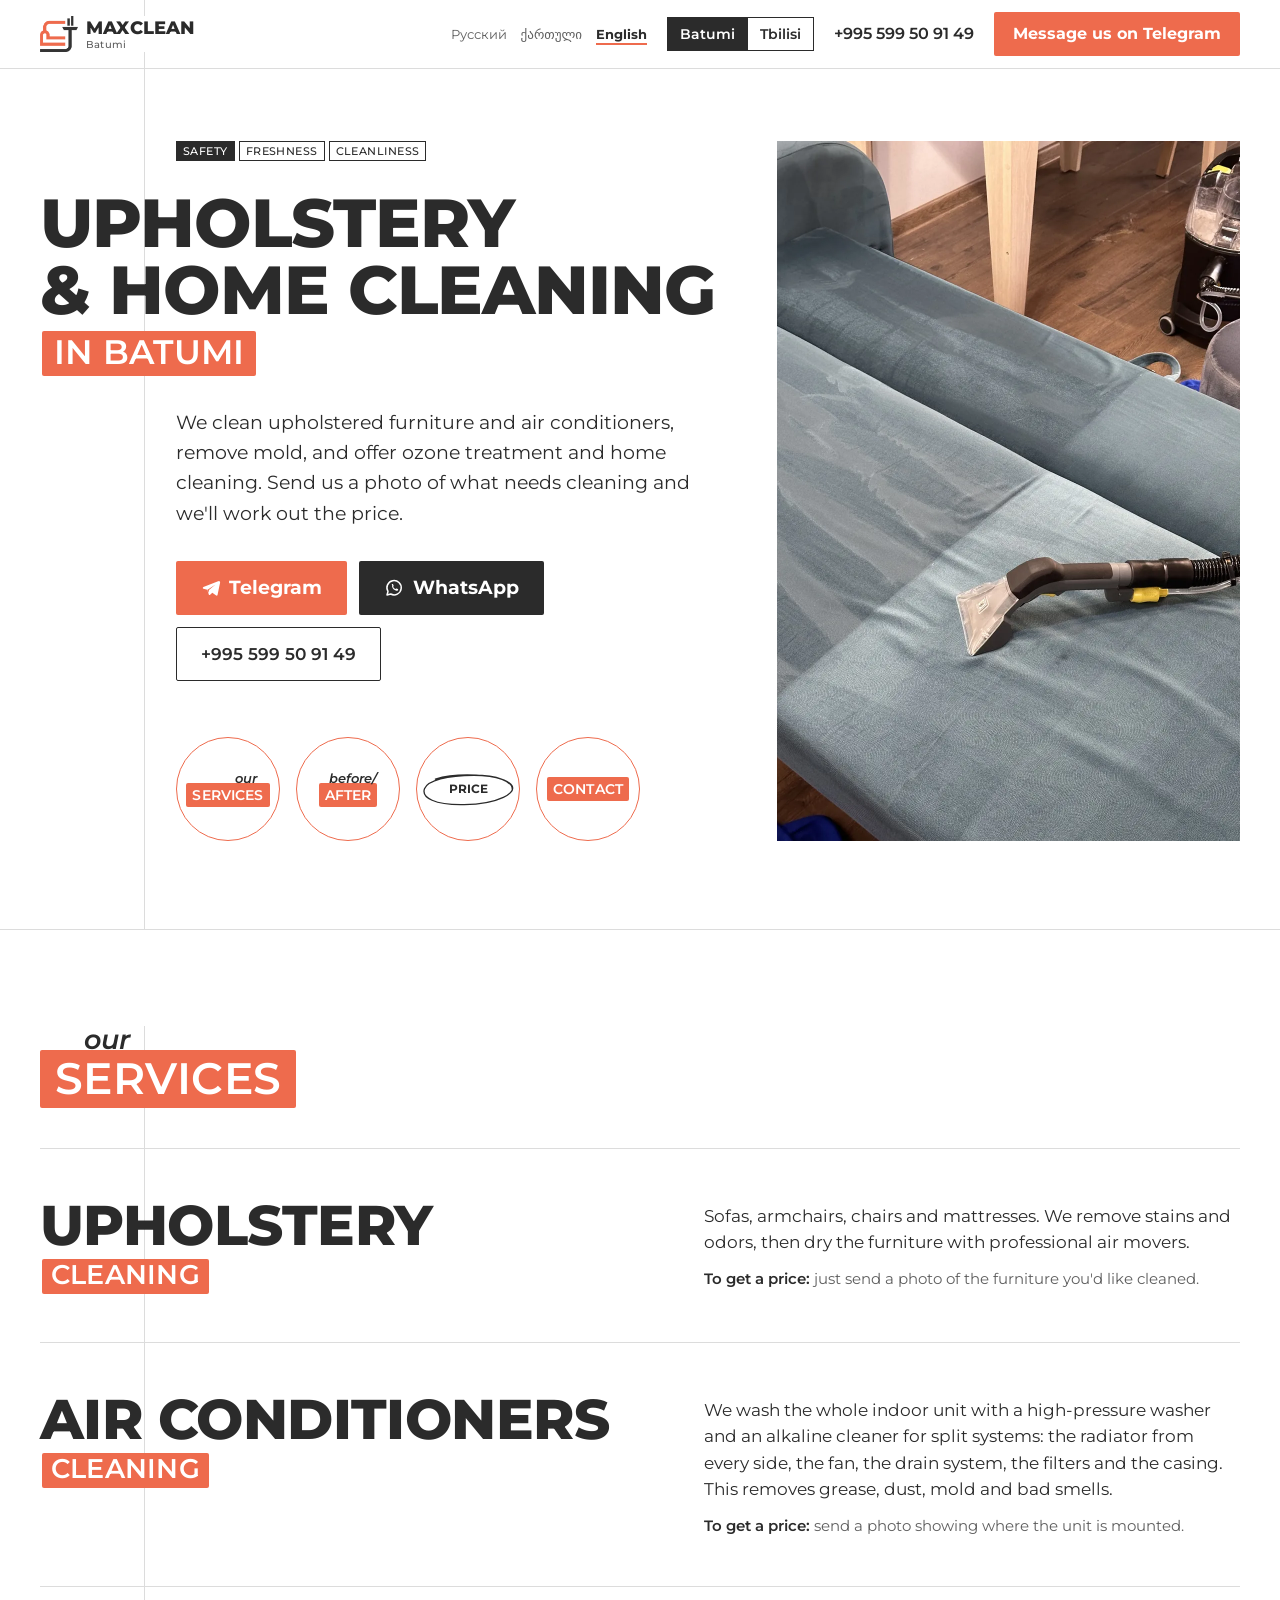
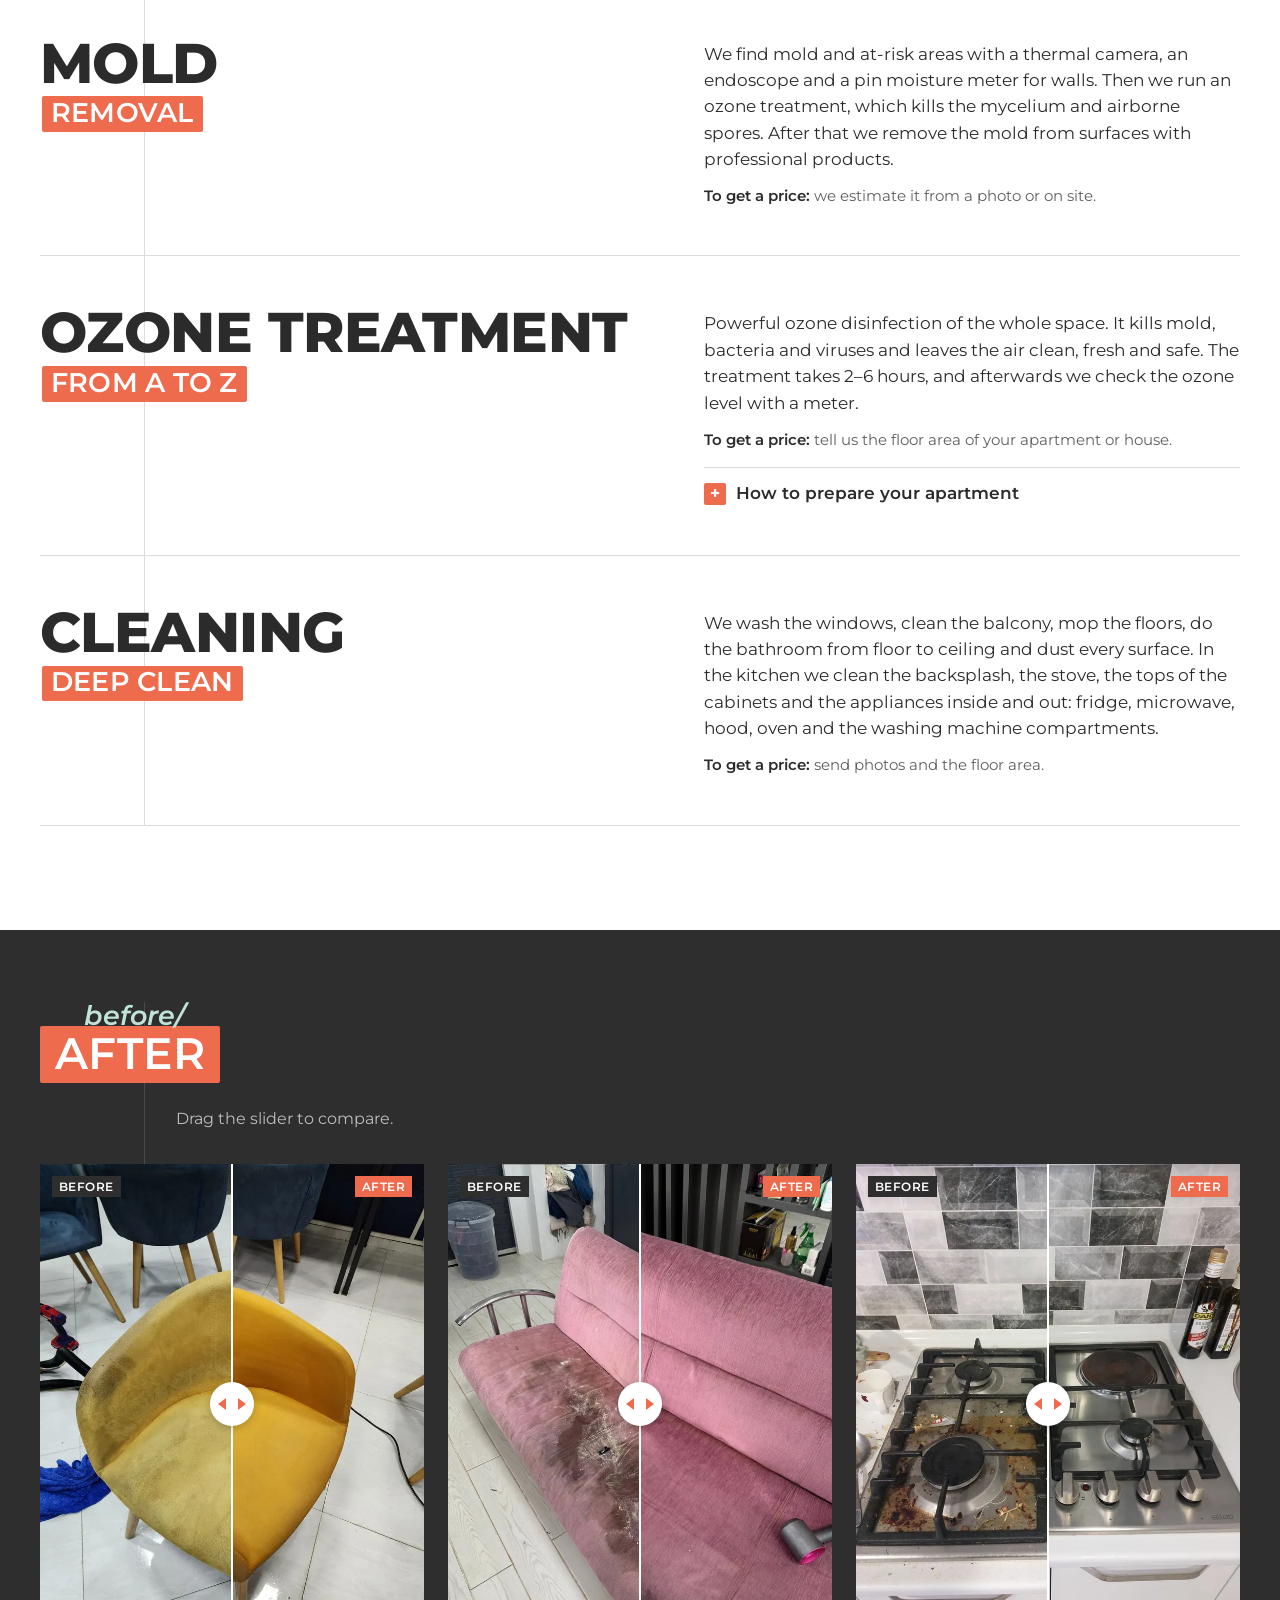
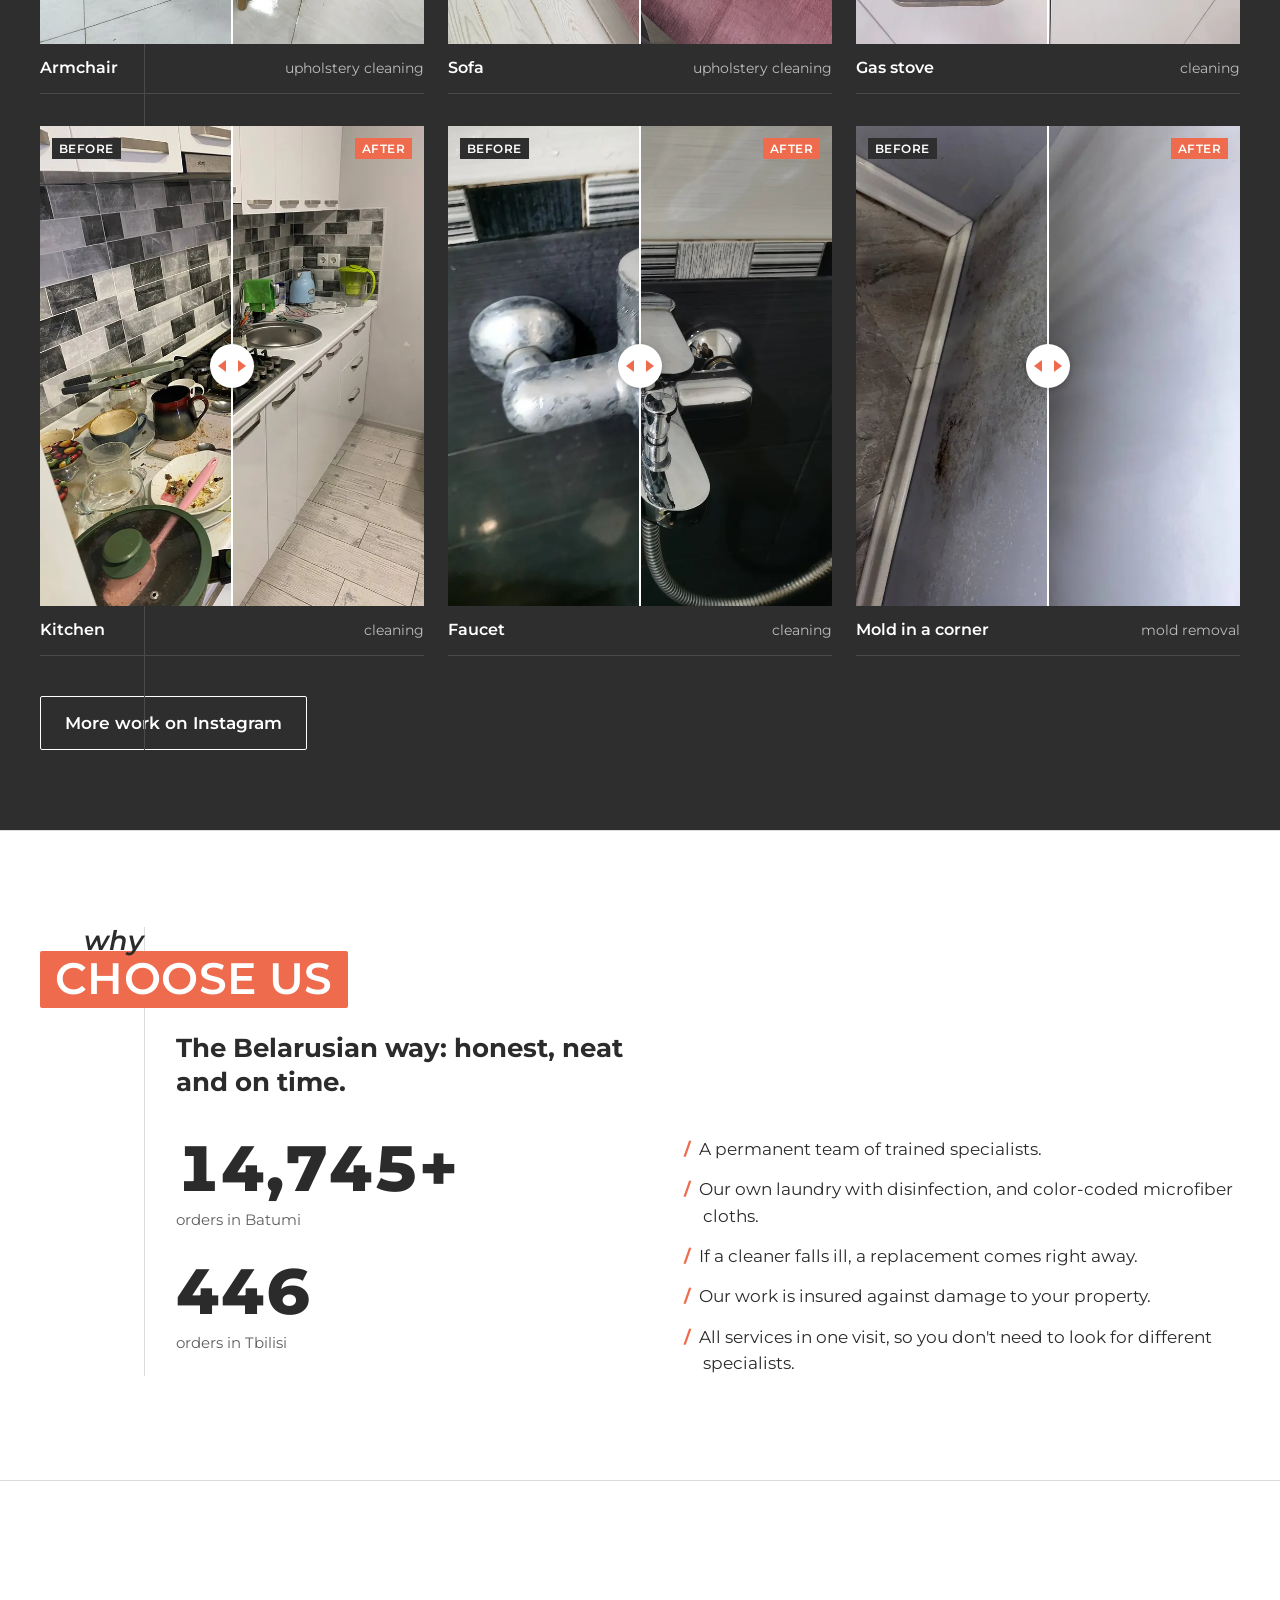
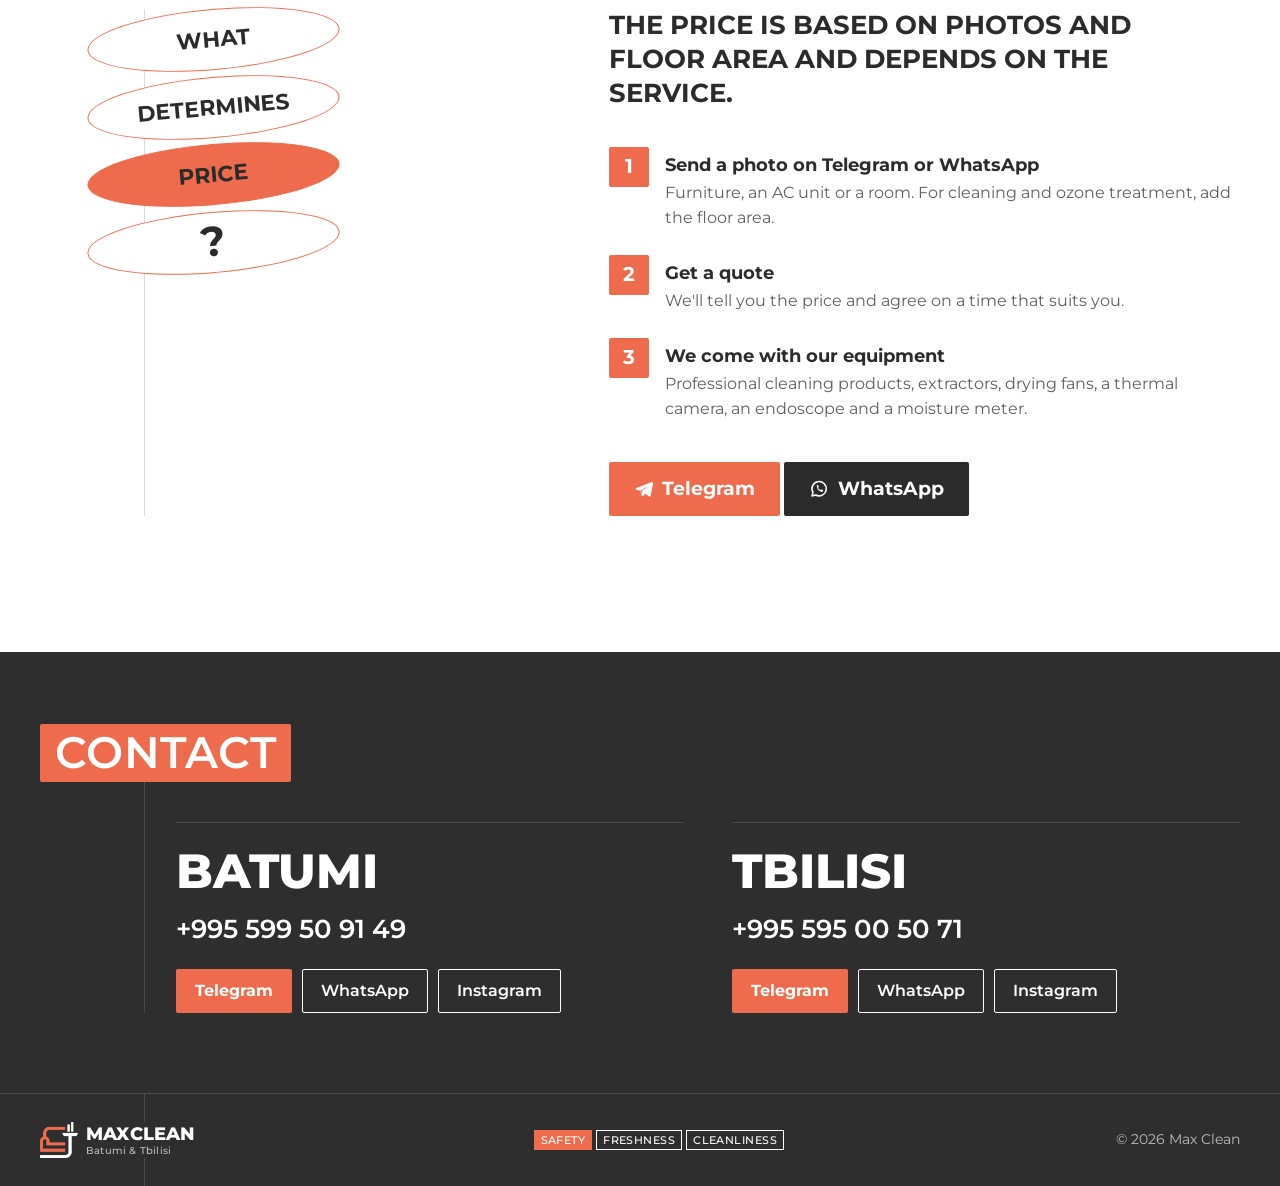
<file: en/index.html>
<!doctype html>
<!-- Сгенерировано build.py из src/page.html. Правьте шаблон и translations_*.json, а не этот файл. -->
<html lang="en">
<head>
  <meta charset="utf-8">
  <meta name="viewport" content="width=device-width, initial-scale=1">
  <title>Max Clean — upholstery, AC and home cleaning in Batumi and Tbilisi</title>
  <meta name="description" content="Sofa, armchair and mattress cleaning, air conditioner cleaning, mold removal, ozone treatment and home cleaning in Batumi and Tbilisi. Send a photo on Telegram or WhatsApp and we'll give you a price.">
  <meta name="robots" content="index, follow">
  <link rel="canonical" href="https://maxclean.ge/en/">
  <link rel="alternate" hreflang="ru" href="https://maxclean.ge/">
  <link rel="alternate" hreflang="ka" href="https://maxclean.ge/ka/">
  <link rel="alternate" hreflang="en" href="https://maxclean.ge/en/">
  <link rel="alternate" hreflang="x-default" href="https://maxclean.ge/">
  <meta property="og:type" content="website">
  <meta property="og:site_name" content="Max Clean">
  <meta property="og:locale" content="en_US">
  <meta property="og:locale:alternate" content="ru_RU">
  <meta property="og:locale:alternate" content="ka_GE">
  <meta property="og:title" content="Max Clean — upholstery, AC and home cleaning in Batumi and Tbilisi">
  <meta property="og:description" content="Sofa, armchair and mattress cleaning, AC cleaning, mold removal, ozone treatment. Send a photo and we'll give you a price.">
  <meta property="og:url" content="https://maxclean.ge/en/">
  <meta property="og:image" content="https://maxclean.ge/og-image-en.jpg">
  <meta property="og:image:width" content="1200">
  <meta property="og:image:height" content="630">
  <meta property="og:image:alt" content="Max Clean: upholstery and home cleaning in Batumi and Tbilisi">
  <meta name="twitter:card" content="summary_large_image">
  <script type="application/ld+json">
  {
    "@context": "https://schema.org",
    "@graph": [
      {
        "@type": "WebSite",
        "@id": "https://maxclean.ge/#site",
        "url": "https://maxclean.ge/en/",
        "name": "Max Clean",
        "inLanguage": "en",
        "publisher": { "@id": "https://maxclean.ge/#org" }
      },
      {
        "@type": "Organization",
        "@id": "https://maxclean.ge/#org",
        "name": "Max Clean",
        "alternateName": ["MaxClean", "Макс Клин", "Max Clean Batumi", "Max Clean Tbilisi"],
        "url": "https://maxclean.ge/",
        "logo": "https://maxclean.ge/assets/img/logo-full.png",
        "sameAs": [
          "https://www.instagram.com/max_clean_batumi/",
          "https://www.instagram.com/max_clean_tbilisi/"
        ]
      },
      {
        "@type": "LocalBusiness",
        "@id": "https://maxclean.ge/#batumi",
        "name": "Max Clean — Batumi",
        "description": "Upholstery and mattress cleaning, air conditioner cleaning, mold removal, ozone treatment and home cleaning in Batumi.",
        "url": "https://maxclean.ge/en/",
        "image": "https://maxclean.ge/og-image-en.jpg",
        "logo": "https://maxclean.ge/assets/img/logo-full.png",
        "telephone": "+995599509149",
        "address": { "@type": "PostalAddress", "addressLocality": "Batumi", "addressCountry": "GE" },
        "areaServed": { "@type": "City", "name": "Batumi" },
        "parentOrganization": { "@id": "https://maxclean.ge/#org" },
        "sameAs": ["https://www.instagram.com/max_clean_batumi/"],
        "hasOfferCatalog": { "@id": "https://maxclean.ge/#services" }
      },
      {
        "@type": "LocalBusiness",
        "@id": "https://maxclean.ge/#tbilisi",
        "name": "Max Clean — Tbilisi",
        "description": "Upholstery and mattress cleaning, air conditioner cleaning, mold removal, ozone treatment and home cleaning in Tbilisi.",
        "url": "https://maxclean.ge/en/",
        "image": "https://maxclean.ge/og-image-en.jpg",
        "logo": "https://maxclean.ge/assets/img/logo-full.png",
        "telephone": "+995595005071",
        "address": { "@type": "PostalAddress", "addressLocality": "Tbilisi", "addressCountry": "GE" },
        "areaServed": { "@type": "City", "name": "Tbilisi" },
        "parentOrganization": { "@id": "https://maxclean.ge/#org" },
        "sameAs": ["https://www.instagram.com/max_clean_tbilisi/"],
        "hasOfferCatalog": { "@id": "https://maxclean.ge/#services" }
      },
      {
        "@type": "OfferCatalog",
        "@id": "https://maxclean.ge/#services",
        "name": "Max Clean services",
        "itemListElement": [
          { "@type": "Offer", "itemOffered": { "@type": "Service", "name": "Upholstery and mattress cleaning", "description": "Sofas, armchairs, chairs and mattresses. Priced from a photo." } },
          { "@type": "Offer", "itemOffered": { "@type": "Service", "name": "Air conditioner cleaning", "description": "High-pressure wash of the whole indoor unit: radiator, fan, drain, filters, casing. Priced from a photo of where the unit is mounted." } },
          { "@type": "Offer", "itemOffered": { "@type": "Service", "name": "Mold removal", "description": "Detection with a thermal camera, an endoscope and a moisture meter, ozone treatment against mycelium and spores, removal with professional products. Priced from a photo or on site." } },
          { "@type": "Offer", "itemOffered": { "@type": "Service", "name": "Ozone treatment", "description": "Ozone disinfection of the whole space: kills mold, bacteria and viruses. Takes 2–6 hours. Price depends on floor area." } },
          { "@type": "Offer", "itemOffered": { "@type": "Service", "name": "Deep cleaning", "description": "Windows, balcony, floors, bathroom from floor to ceiling, dust on every surface, kitchen with appliances inside and out." } }
        ]
      }
    ]
  }
  </script>
  <link rel="icon" type="image/png" href="../assets/img/favicon.png">
  <link rel="apple-touch-icon" href="../assets/img/favicon.png">
  <meta name="theme-color" content="#ffffff">
  <link rel="preconnect" href="https://fonts.googleapis.com">
  <link rel="preconnect" href="https://fonts.gstatic.com" crossorigin>
  <link href="https://fonts.googleapis.com/css2?family=Montserrat:ital,wght@0,400;0,500;0,600;0,700;0,800;1,600&display=swap" rel="stylesheet">
  <link rel="stylesheet" href="../styles.css?v=d1847513">
</head>
<body>

<header class="top">
  <div class="wrap ruled top__bar">
    <a class="lockup" href="#top" aria-label="Max Clean, back to top">
      <img class="lockup__mark" src="../assets/img/logo-mark.png" alt="" width="38" height="36">
      <span class="lockup__name">MAXCLEAN<span class="lockup__city" data-bind="city-en">Batumi</span></span>
    </a>
    <nav class="langs" aria-label="Site language"><a href="../" hreflang="ru" lang="ru">Русский</a><a href="../ka/" hreflang="ka" lang="ka">ქართული</a><a href="../en/" hreflang="en" lang="en" aria-current="page">English</a></nav>
    <div class="top__right">
      <div class="city" role="group" aria-label="City">
        <button type="button" class="city__btn" data-city="batumi" aria-pressed="true">Batumi</button>
        <button type="button" class="city__btn" data-city="tbilisi" aria-pressed="false">Tbilisi</button>
      </div>
      <a class="top__phone" data-bind="tel" href="tel:+995599509149"><span data-bind="phone">+995 599 50 91 49</span></a>
      <a class="btn btn--primary btn--sm top__tg" data-bind="tg" href="https://t.me/+995599509149" target="_blank" rel="noopener">Message us on Telegram</a>
    </div>
  </div>
</header>

<main id="top">

  <!-- Первый экран -->
  <section class="hero">
    <div class="wrap ruled hero__grid">
      <div class="hero__text">
        <ul class="tags in" aria-label="Our principles">
          <li class="tag tag--fill">Safety</li>
          <li class="tag">Freshness</li>
          <li class="tag">Cleanliness</li>
        </ul>
        <h1 class="hero__title">
          <span class="hero__line">Upholstery</span>
          <span class="hero__line">& home cleaning</span>
          <span class="plaque plaque--hero"><span data-bind="city-in">in Batumi</span></span>
        </h1>
        <p class="hero__lead in">We clean upholstered furniture and air conditioners, remove mold, and offer ozone treatment and home cleaning. Send us a photo of what needs cleaning and we'll work out the price.</p>
        <div class="hero__cta in">
          <a class="btn btn--primary" data-bind="tg" href="https://t.me/+995599509149" target="_blank" rel="noopener" aria-label="Send a photo on Telegram"><svg class="btn__icon" viewBox="0 0 24 24" aria-hidden="true"><path d="M21.4 3.6 2.9 10.7c-1 .4-1 1.8.1 2.1l4.6 1.4 1.8 5.6c.2.7 1.1.9 1.6.4l2.6-2.5 4.7 3.4c.6.4 1.4.1 1.6-.6l3.1-15.2c.2-1-.8-1.8-1.6-1.4ZM9.6 14.3l-.5 3.6-1.2-3.9 9.6-6.3-7.9 6.6Z"/></svg>Telegram</a>
          <a class="btn btn--dark" href="https://wa.me/message/7KWCWDEY33KYK1" target="_blank" rel="noopener" aria-label="Send a photo on WhatsApp"><svg class="btn__icon" viewBox="0 0 24 24" aria-hidden="true"><path class="btn__icon-line" d="M3.6 20.4l1.2-4.2a8.6 8.6 0 1 1 3.3 3.1z"/><path d="M9.2 7.6c.2-.4.4-.4.7-.4h.5c.2 0 .4.1.5.3l.7 1.7c.1.2 0 .5-.1.6l-.5.6c-.1.1-.1.3 0 .4.6 1 1.4 1.8 2.4 2.4.1.1.3.1.4 0l.6-.5c.2-.1.4-.2.6-.1l1.7.7c.2.1.3.3.3.5v.5c0 .3-.1.5-.4.7-.5.3-1.2.5-1.9.3-2.5-.6-4.4-2.6-5-5-.2-.7 0-1.3.3-1.7z"/></svg>WhatsApp</a>
          <a class="btn btn--ghost" data-bind="tel" href="tel:+995599509149"><span data-bind="phone">+995 599 50 91 49</span></a>
        </div>
      </div>

      <figure class="hero__photo">
        <img src="../assets/img/hero-sofa.webp" width="1050" height="1400" alt="Sofa cleaning: the extractor nozzle leaves a clean stripe across the fabric" fetchpriority="high">
      </figure>

      <nav class="hl in" aria-label="Site sections">
        <a class="hl__item" href="#services"><span class="hl__small">our</span><span class="plaque">services</span></a>
        <a class="hl__item" href="#works"><span class="hl__small">before/</span><span class="plaque">after</span></a>
        <a class="hl__item hl__item--price" href="#price">
          <svg class="scribble" viewBox="0 0 300 110" aria-hidden="true"><path d="M48 24C112 4 246 6 284 40c26 26-40 62-146 64C46 106 4 82 14 54 24 28 86 12 168 12c70 0 126 18 120 48"/></svg>
          <span class="hl__word">price</span>
        </a>
        <a class="hl__item" href="#contacts"><span class="plaque">contact</span></a>
      </nav>
    </div>
  </section>

  <!-- Услуги -->
  <section class="sec" id="services">
    <div class="wrap ruled">
      <h2 class="sec-title"><span class="sec-title__small">our</span><span class="plaque">services</span></h2>

      <ul class="svc">
        <li class="svc__row">
          <h3 class="svc__title">Upholstery<span class="plaque">cleaning</span></h3>
          <div class="svc__body">
            <p>Sofas, armchairs, chairs and mattresses. We remove stains and odors, then dry the furniture with professional air movers.</p>
            <p class="svc__calc"><b>To get a price:</b> just send a photo of the furniture you'd like cleaned.</p>
          </div>
        </li>
        <li class="svc__row">
          <h3 class="svc__title">Air conditioners<span class="plaque">cleaning</span></h3>
          <div class="svc__body">
            <p>We wash the whole indoor unit with a high-pressure washer and an alkaline cleaner for split systems: the radiator from every side, the fan, the drain system, the filters and the casing. This removes grease, dust, mold and bad smells.</p>
            <p class="svc__calc"><b>To get a price:</b> send a photo showing where the unit is mounted.</p>
          </div>
        </li>
        <li class="svc__row">
          <h3 class="svc__title">Mold<span class="plaque">removal</span></h3>
          <div class="svc__body">
            <p>We find mold and at-risk areas with a thermal camera, an endoscope and a pin moisture meter for walls. Then we run an ozone treatment, which kills the mycelium and airborne spores. After that we remove the mold from surfaces with professional products.</p>
            <p class="svc__calc"><b>To get a price:</b> we estimate it from a photo or on site.</p>
          </div>
        </li>
        <li class="svc__row">
          <h3 class="svc__title">Ozone treatment<span class="plaque">from A to Z</span></h3>
          <div class="svc__body">
            <p>Powerful ozone disinfection of the whole space. It kills mold, bacteria and viruses and leaves the air clean, fresh and safe. The treatment takes 2–6&nbsp;hours, and afterwards we check the ozone level with a meter.</p>
            <p class="svc__calc"><b>To get a price:</b> tell us the floor area of your apartment or house.</p>
            <details class="prep">
              <summary>How to prepare your apartment</summary>
              <ul>
                <li>move plants to the balcony or the stairwell;</li>
                <li>take your pets out;</li>
                <li>stay out of the apartment during the treatment;</li>
                <li>give us the Wi-Fi name and password so the device can run remotely.</li>
              </ul>
            </details>
          </div>
        </li>
        <li class="svc__row">
          <h3 class="svc__title">Cleaning<span class="plaque">deep clean</span></h3>
          <div class="svc__body">
            <p>We wash the windows, clean the balcony, mop the floors, do the bathroom from floor to ceiling and dust every surface. In the kitchen we clean the backsplash, the stove, the tops of the cabinets and the appliances inside and out: fridge, microwave, hood, oven and the washing machine compartments.</p>
            <p class="svc__calc"><b>To get a price:</b> send photos and the floor area.</p>
          </div>
        </li>
      </ul>
    </div>
  </section>

  <!-- До / после -->
  <section class="sec sec--tight dark" id="works">
    <div class="wrap ruled">
      <h2 class="sec-title"><span class="sec-title__small">before/</span><span class="plaque">after</span></h2>
      <p class="sec-lead in">Drag the slider to compare.</p>

      <div class="works">
        <figure class="work">
          <div class="ba">
            <img class="ba__img" src="../assets/img/kreslo-posle.webp" width="750" height="1000" alt="Armchair after cleaning" loading="lazy">
            <img class="ba__img ba__before" src="../assets/img/kreslo-do.webp" width="750" height="1000" alt="Armchair before cleaning" loading="lazy">
            <span class="ba__tag ba__tag--do" aria-hidden="true">before</span>
            <span class="ba__tag ba__tag--posle" aria-hidden="true">after</span>
            <span class="ba__handle" aria-hidden="true"><span class="ba__knob"></span></span>
            <input class="ba__range" type="range" min="0" max="100" value="50" aria-label="Compare before and after: armchair">
          </div>
          <figcaption><b>Armchair</b> upholstery cleaning</figcaption>
        </figure>

        <figure class="work">
          <div class="ba">
            <img class="ba__img" src="../assets/img/divan-posle.webp" width="750" height="1000" alt="Sofa after cleaning" loading="lazy">
            <img class="ba__img ba__before" src="../assets/img/divan-do.webp" width="750" height="1000" alt="Sofa before cleaning, with dark stains on the seat" loading="lazy">
            <span class="ba__tag ba__tag--do" aria-hidden="true">before</span>
            <span class="ba__tag ba__tag--posle" aria-hidden="true">after</span>
            <span class="ba__handle" aria-hidden="true"><span class="ba__knob"></span></span>
            <input class="ba__range" type="range" min="0" max="100" value="50" aria-label="Compare before and after: sofa">
          </div>
          <figcaption><b>Sofa</b> upholstery cleaning</figcaption>
        </figure>

        <figure class="work">
          <div class="ba">
            <img class="ba__img" src="../assets/img/plita-posle.webp" width="750" height="1000" alt="Gas stove after cleaning" loading="lazy">
            <img class="ba__img ba__before" src="../assets/img/plita-do.webp" width="750" height="1000" alt="Gas stove before cleaning, covered in burnt-on grease" loading="lazy">
            <span class="ba__tag ba__tag--do" aria-hidden="true">before</span>
            <span class="ba__tag ba__tag--posle" aria-hidden="true">after</span>
            <span class="ba__handle" aria-hidden="true"><span class="ba__knob"></span></span>
            <input class="ba__range" type="range" min="0" max="100" value="50" aria-label="Compare before and after: gas stove">
          </div>
          <figcaption><b>Gas stove</b> cleaning</figcaption>
        </figure>

        <figure class="work">
          <div class="ba">
            <img class="ba__img" src="../assets/img/kuhnya-posle.webp" width="750" height="1000" alt="Kitchen after cleaning" loading="lazy">
            <img class="ba__img ba__before" src="../assets/img/kuhnya-do.webp" width="750" height="1000" alt="Kitchen before cleaning, with dishes and trash on the counter" loading="lazy">
            <span class="ba__tag ba__tag--do" aria-hidden="true">before</span>
            <span class="ba__tag ba__tag--posle" aria-hidden="true">after</span>
            <span class="ba__handle" aria-hidden="true"><span class="ba__knob"></span></span>
            <input class="ba__range" type="range" min="0" max="100" value="50" aria-label="Compare before and after: kitchen">
          </div>
          <figcaption><b>Kitchen</b> cleaning</figcaption>
        </figure>

        <figure class="work">
          <div class="ba">
            <img class="ba__img" src="../assets/img/smesitel-posle.webp" width="750" height="1000" alt="Faucet after cleaning, shiny again" loading="lazy">
            <img class="ba__img ba__before" src="../assets/img/smesitel-do.webp" width="750" height="1000" alt="Faucet before cleaning, covered in limescale" loading="lazy">
            <span class="ba__tag ba__tag--do" aria-hidden="true">before</span>
            <span class="ba__tag ba__tag--posle" aria-hidden="true">after</span>
            <span class="ba__handle" aria-hidden="true"><span class="ba__knob"></span></span>
            <input class="ba__range" type="range" min="0" max="100" value="50" aria-label="Compare before and after: faucet">
          </div>
          <figcaption><b>Faucet</b> cleaning</figcaption>
        </figure>

        <figure class="work">
          <div class="ba">
            <img class="ba__img" src="../assets/img/plesen-posle.webp" width="750" height="1000" alt="Room corner after mold removal" loading="lazy">
            <img class="ba__img ba__before" src="../assets/img/plesen-do.webp" width="750" height="1000" alt="Room corner before treatment, with mold on the wall" loading="lazy">
            <span class="ba__tag ba__tag--do" aria-hidden="true">before</span>
            <span class="ba__tag ba__tag--posle" aria-hidden="true">after</span>
            <span class="ba__handle" aria-hidden="true"><span class="ba__knob"></span></span>
            <input class="ba__range" type="range" min="0" max="100" value="50" aria-label="Compare before and after: mold in a corner">
          </div>
          <figcaption><b>Mold in a corner</b> mold removal</figcaption>
        </figure>
      </div>

      <p class="works__more"><a class="btn btn--ghost btn--light" data-bind="ig" href="https://www.instagram.com/max_clean_batumi/" target="_blank" rel="noopener">More work on Instagram</a></p>
    </div>
  </section>

  <!-- Почему выбирают нас (факты из Instagram, 08.11.2026) -->
  <section class="sec" id="why">
    <div class="wrap ruled">
      <h2 class="sec-title"><span class="sec-title__small">why</span><span class="plaque">choose us</span></h2>
      <p class="why__lead in">The Belarusian way: honest, neat and on time.</p>
      <div class="why in">
        <div class="why__stats">
          <p class="why__stat"><span class="why__num">14,745+</span><span class="why__label">orders in Batumi</span></p>
          <p class="why__stat"><span class="why__num">446</span><span class="why__label">orders in Tbilisi</span></p>
        </div>
        <ul class="why__list">
          <li>A permanent team of trained specialists.</li>
          <li>Our own laundry with disinfection, and color-coded microfiber cloths.</li>
          <li>If a cleaner falls ill, a replacement comes right away.</li>
          <li>Our work is insured against damage to your property.</li>
          <li>All services in one visit, so you don't need to look for different specialists.</li>
        </ul>
      </div>
    </div>
  </section>

  <!-- Стоимость -->
  <section class="sec sec--loose" id="price">
    <div class="wrap ruled price">
      <h2 class="pills">
        <span class="pill">what</span>
        <span class="pill">determines</span>
        <span class="pill pill--fill">price</span>
        <span class="pill pill--q">?</span>
      </h2>
      <div class="price__body">
        <p class="price__lead">The price is based on photos and floor area and depends on the service.</p>
        <ol class="steps">
          <li>
            <h3>Send a photo on Telegram or WhatsApp</h3>
            <p>Furniture, an AC unit or a room. For cleaning and ozone treatment, add the floor area.</p>
          </li>
          <li>
            <h3>Get a quote</h3>
            <p>We'll tell you the price and agree on a time that suits you.</p>
          </li>
          <li>
            <h3>We come with our equipment</h3>
            <p>Professional cleaning products, extractors, drying fans, a thermal camera, an endoscope and a moisture meter.</p>
          </li>
        </ol>
        <a class="btn btn--primary" data-bind="tg" href="https://t.me/+995599509149" target="_blank" rel="noopener" aria-label="Send a photo on Telegram"><svg class="btn__icon" viewBox="0 0 24 24" aria-hidden="true"><path d="M21.4 3.6 2.9 10.7c-1 .4-1 1.8.1 2.1l4.6 1.4 1.8 5.6c.2.7 1.1.9 1.6.4l2.6-2.5 4.7 3.4c.6.4 1.4.1 1.6-.6l3.1-15.2c.2-1-.8-1.8-1.6-1.4ZM9.6 14.3l-.5 3.6-1.2-3.9 9.6-6.3-7.9 6.6Z"/></svg>Telegram</a>
          <a class="btn btn--dark" href="https://wa.me/message/7KWCWDEY33KYK1" target="_blank" rel="noopener" aria-label="Send a photo on WhatsApp"><svg class="btn__icon" viewBox="0 0 24 24" aria-hidden="true"><path class="btn__icon-line" d="M3.6 20.4l1.2-4.2a8.6 8.6 0 1 1 3.3 3.1z"/><path d="M9.2 7.6c.2-.4.4-.4.7-.4h.5c.2 0 .4.1.5.3l.7 1.7c.1.2 0 .5-.1.6l-.5.6c-.1.1-.1.3 0 .4.6 1 1.4 1.8 2.4 2.4.1.1.3.1.4 0l.6-.5c.2-.1.4-.2.6-.1l1.7.7c.2.1.3.3.3.5v.5c0 .3-.1.5-.4.7-.5.3-1.2.5-1.9.3-2.5-.6-4.4-2.6-5-5-.2-.7 0-1.3.3-1.7z"/></svg>WhatsApp</a>
      </div>
    </div>
  </section>

  <!-- Контакты -->
  <section class="sec sec--tight dark" id="contacts">
    <div class="wrap ruled">
      <h2 class="sec-title"><span class="plaque">contact</span></h2>
      <div class="cities in">
        <div class="cityc">
          <h3 class="cityc__name">Batumi</h3>
          <a class="cityc__phone" href="tel:+995599509149">+995 599 50 91 49</a>
          <div class="cityc__links">
            <a class="btn btn--primary btn--sm" href="https://t.me/+995599509149" target="_blank" rel="noopener">Telegram</a>
            <a class="btn btn--ghost btn--light btn--sm" href="https://wa.me/message/7KWCWDEY33KYK1" target="_blank" rel="noopener">WhatsApp</a>
            <a class="btn btn--ghost btn--light btn--sm" href="https://www.instagram.com/max_clean_batumi/" target="_blank" rel="noopener">Instagram</a>
          </div>
        </div>
        <div class="cityc">
          <h3 class="cityc__name">Tbilisi</h3>
          <a class="cityc__phone" href="tel:+995595005071">+995 595 00 50 71</a>
          <div class="cityc__links">
            <a class="btn btn--primary btn--sm" href="https://t.me/+995595005071" target="_blank" rel="noopener">Telegram</a>
            <a class="btn btn--ghost btn--light btn--sm" href="https://wa.me/message/7KWCWDEY33KYK1" target="_blank" rel="noopener">WhatsApp</a>
            <a class="btn btn--ghost btn--light btn--sm" href="https://www.instagram.com/max_clean_tbilisi/" target="_blank" rel="noopener">Instagram</a>
          </div>
        </div>
      </div>
    </div>
  </section>
</main>

<footer class="foot dark">
  <div class="wrap ruled foot__bar">
    <span class="lockup lockup--light">
      <img class="lockup__mark" src="../assets/img/logo-mark-light.png" alt="" width="38" height="36">
      <span class="lockup__name">MAXCLEAN<span class="lockup__city">Batumi &amp; Tbilisi</span></span>
    </span>
    <ul class="tags tags--dark" aria-label="Our principles">
      <li class="tag tag--fill">Safety</li>
      <li class="tag">Freshness</li>
      <li class="tag">Cleanliness</li>
    </ul>
    <p class="foot__copy">© 2026 Max Clean</p>
  </div>
</footer>

<nav class="dock" aria-label="Quick contact">
  <a class="btn btn--primary" data-bind="tg" href="https://t.me/+995599509149" target="_blank" rel="noopener">Telegram</a>
  <a class="btn btn--dark" href="https://wa.me/message/7KWCWDEY33KYK1" target="_blank" rel="noopener">WhatsApp</a>
  <a class="btn btn--ghost dock__call" data-bind="tel" href="tel:+995599509149" aria-label="Call"><svg class="btn__icon" viewBox="0 0 24 24" aria-hidden="true"><path d="M6.6 3.6c.4-.6.9-.7 1.4-.7h1c.4 0 .8.2.9.6l1.3 3.2c.2.4 0 .9-.2 1.2l-1 1.1c-.2.2-.2.5 0 .8 1.1 1.9 2.6 3.4 4.5 4.5.3.2.6.2.8 0l1.1-1c.3-.3.8-.4 1.2-.2l3.2 1.3c.4.2.6.5.6.9v1c0 .5-.2 1-.7 1.4-1 .7-2.3.9-3.6.6-4.7-1.2-8.4-4.9-9.6-9.6-.3-1.3-.1-2.6.6-3.6z"/></svg></a>
</nav>

<script src="../script.js?v=6b633635"></script>
</body>
</html>
</file>
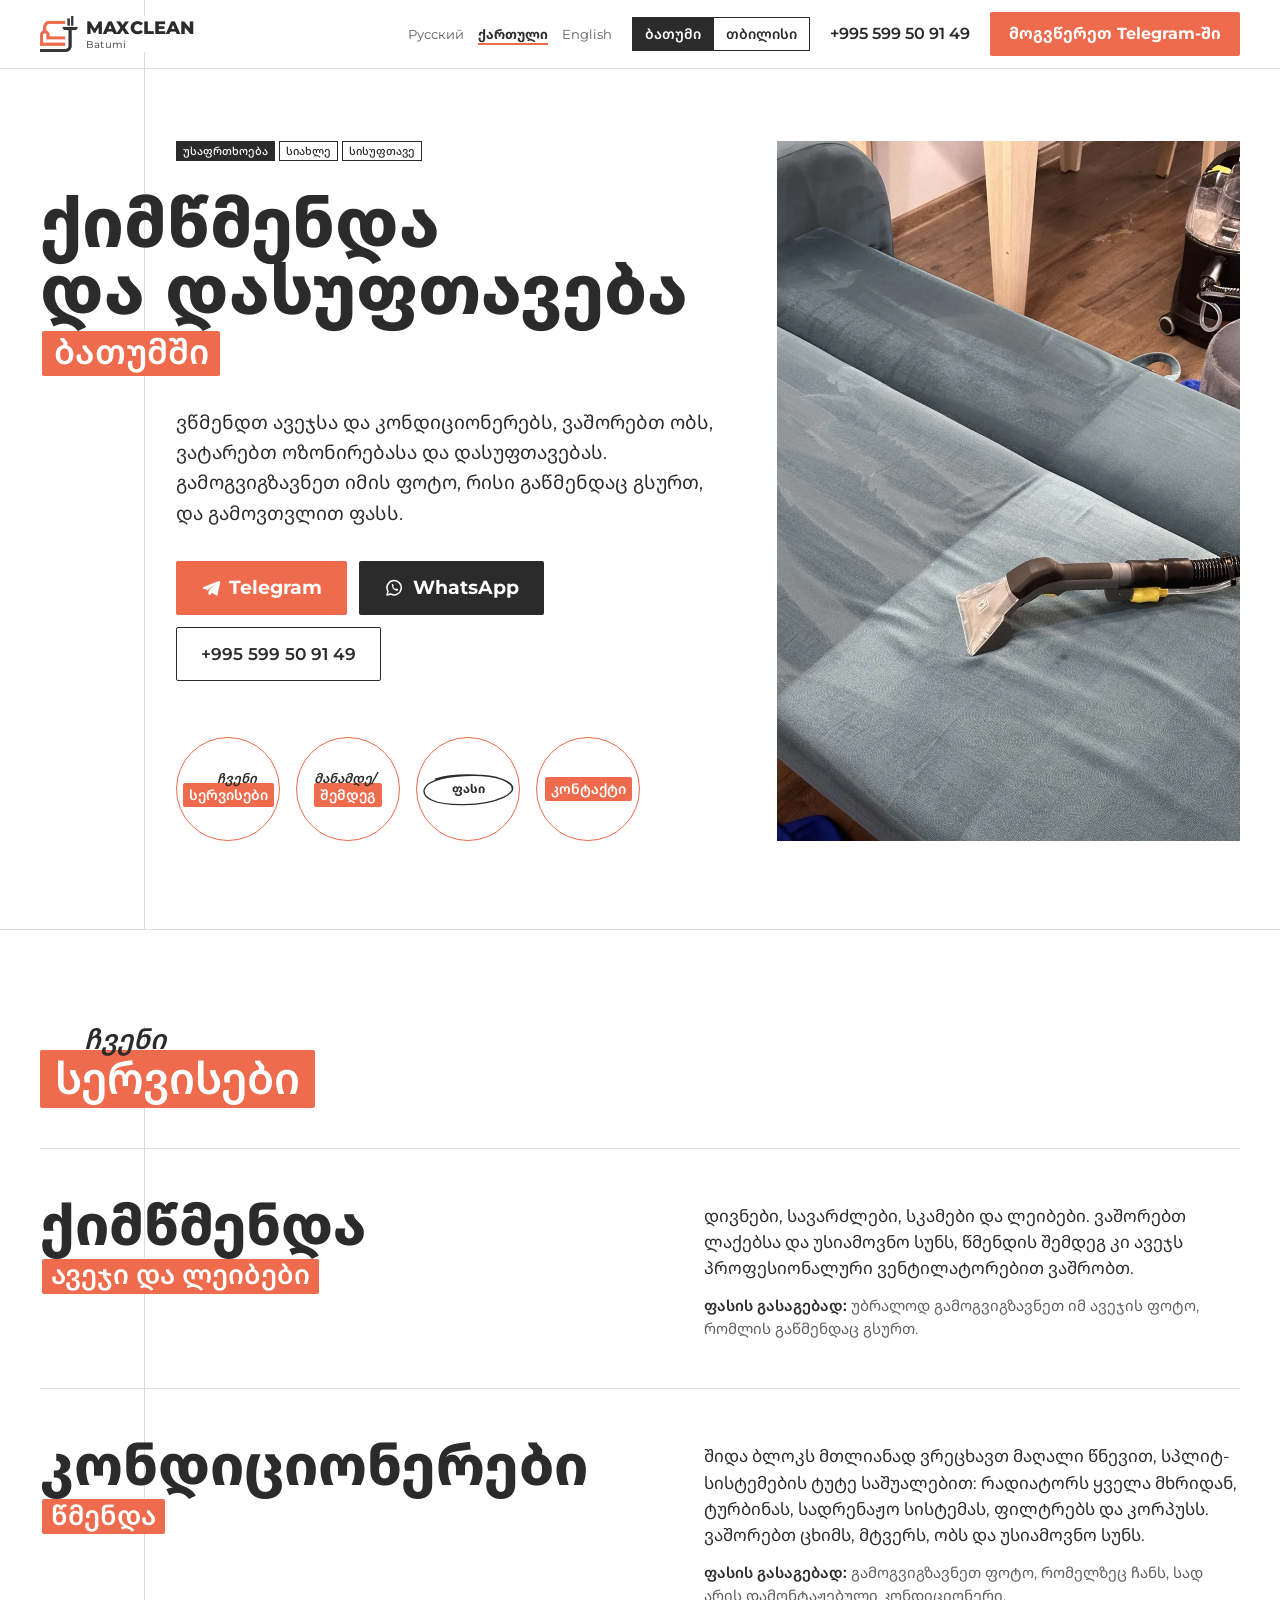
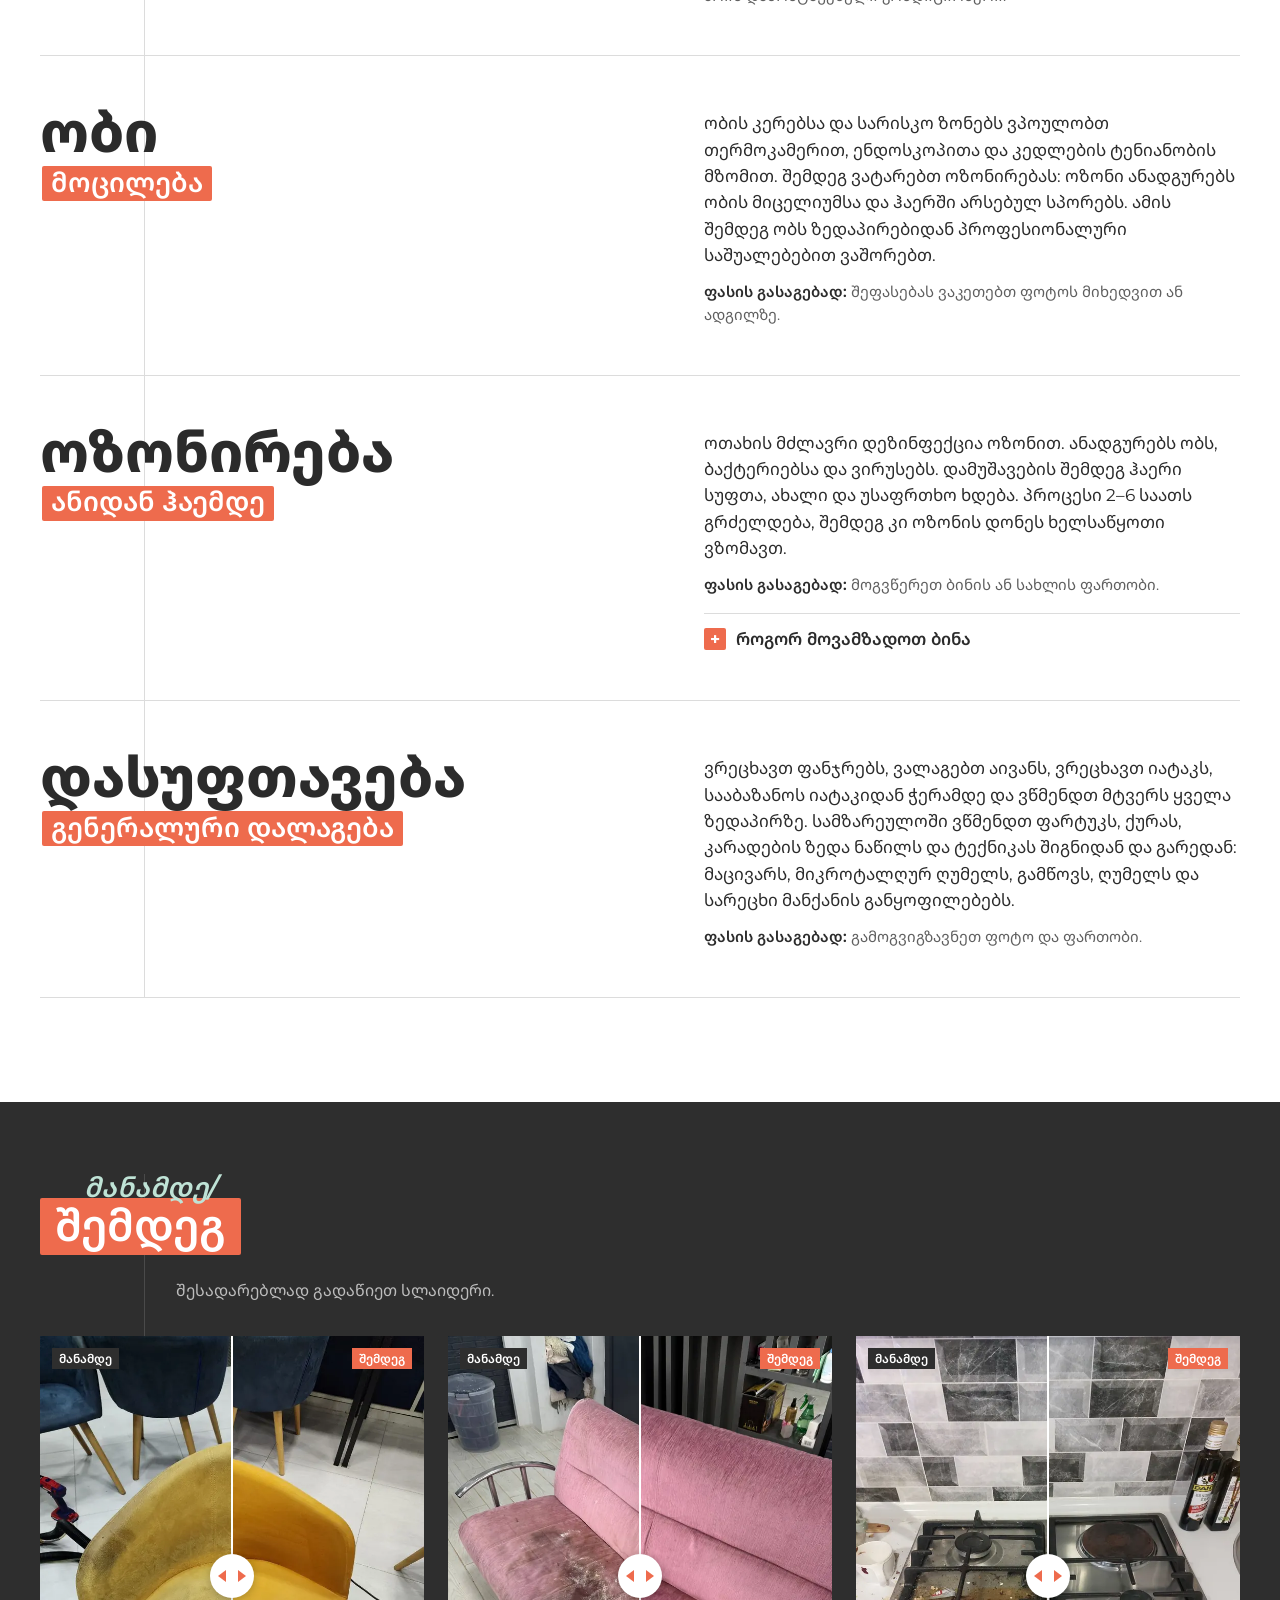
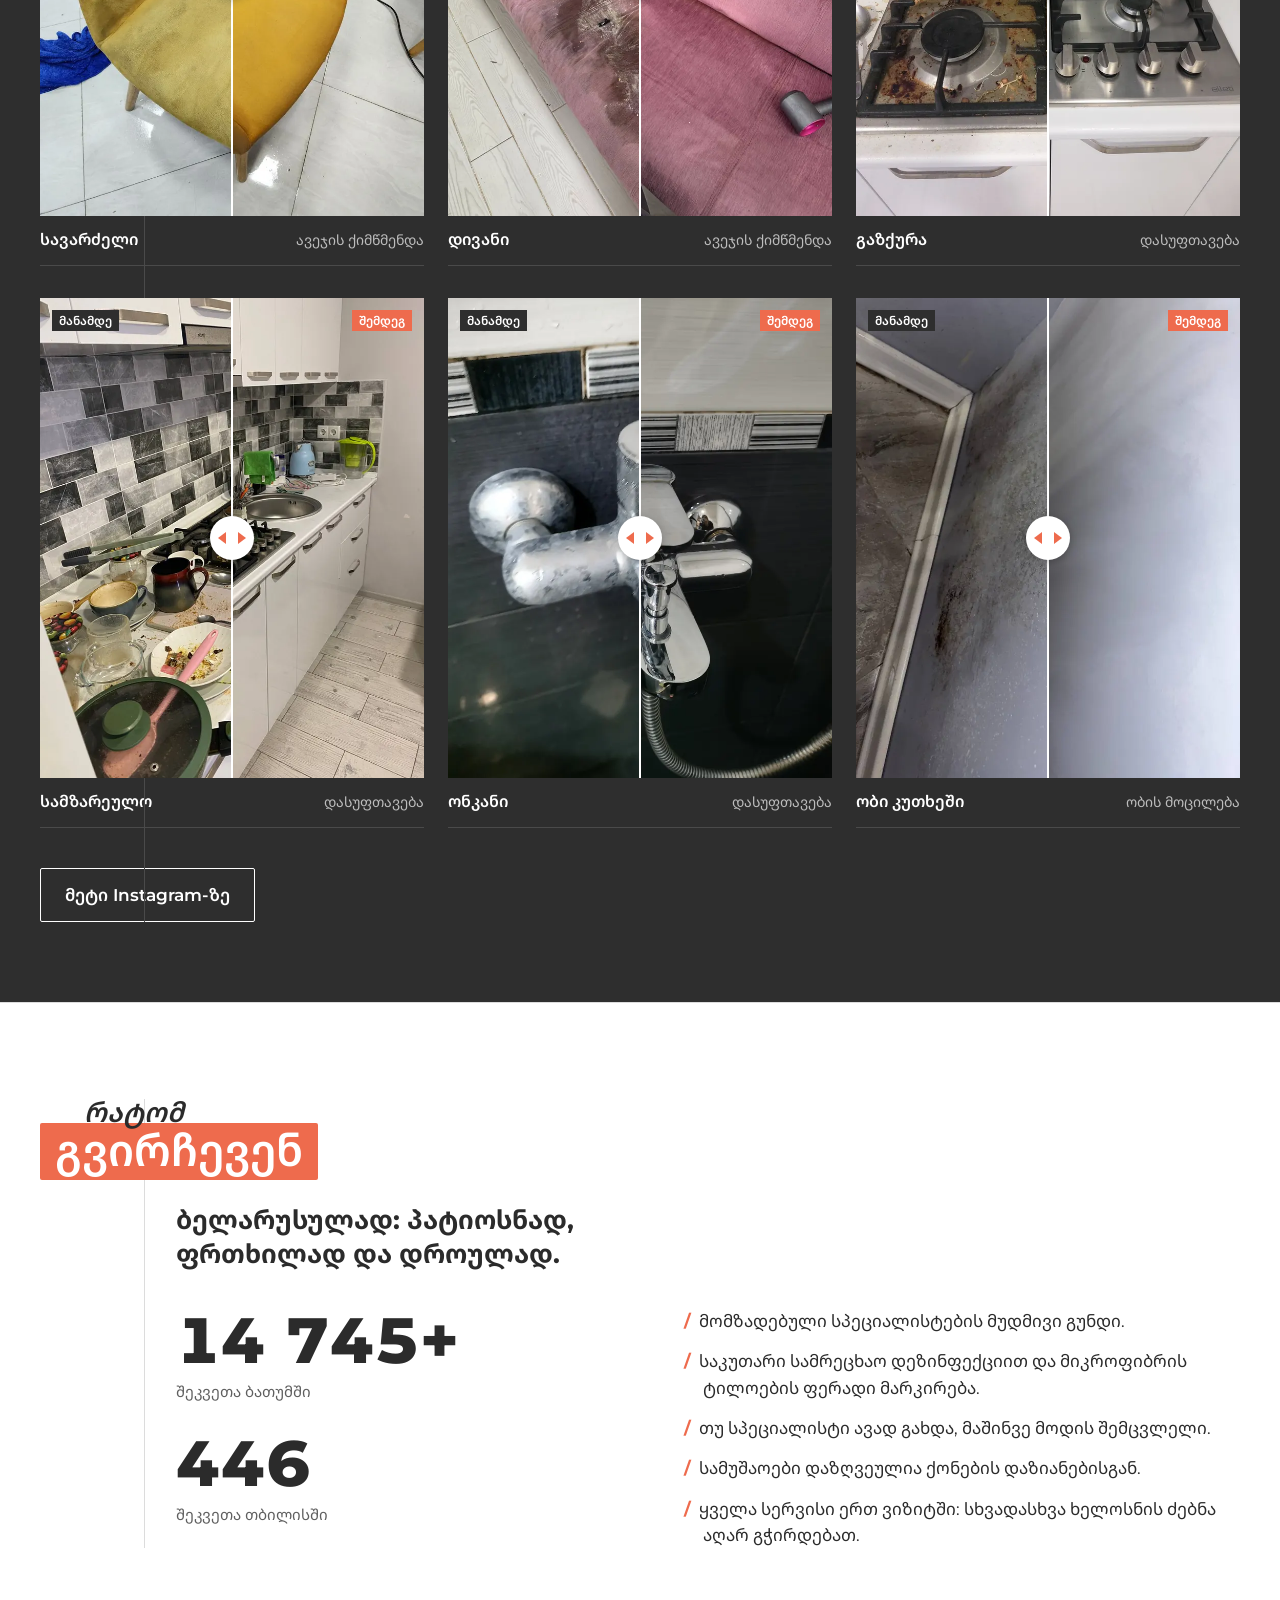
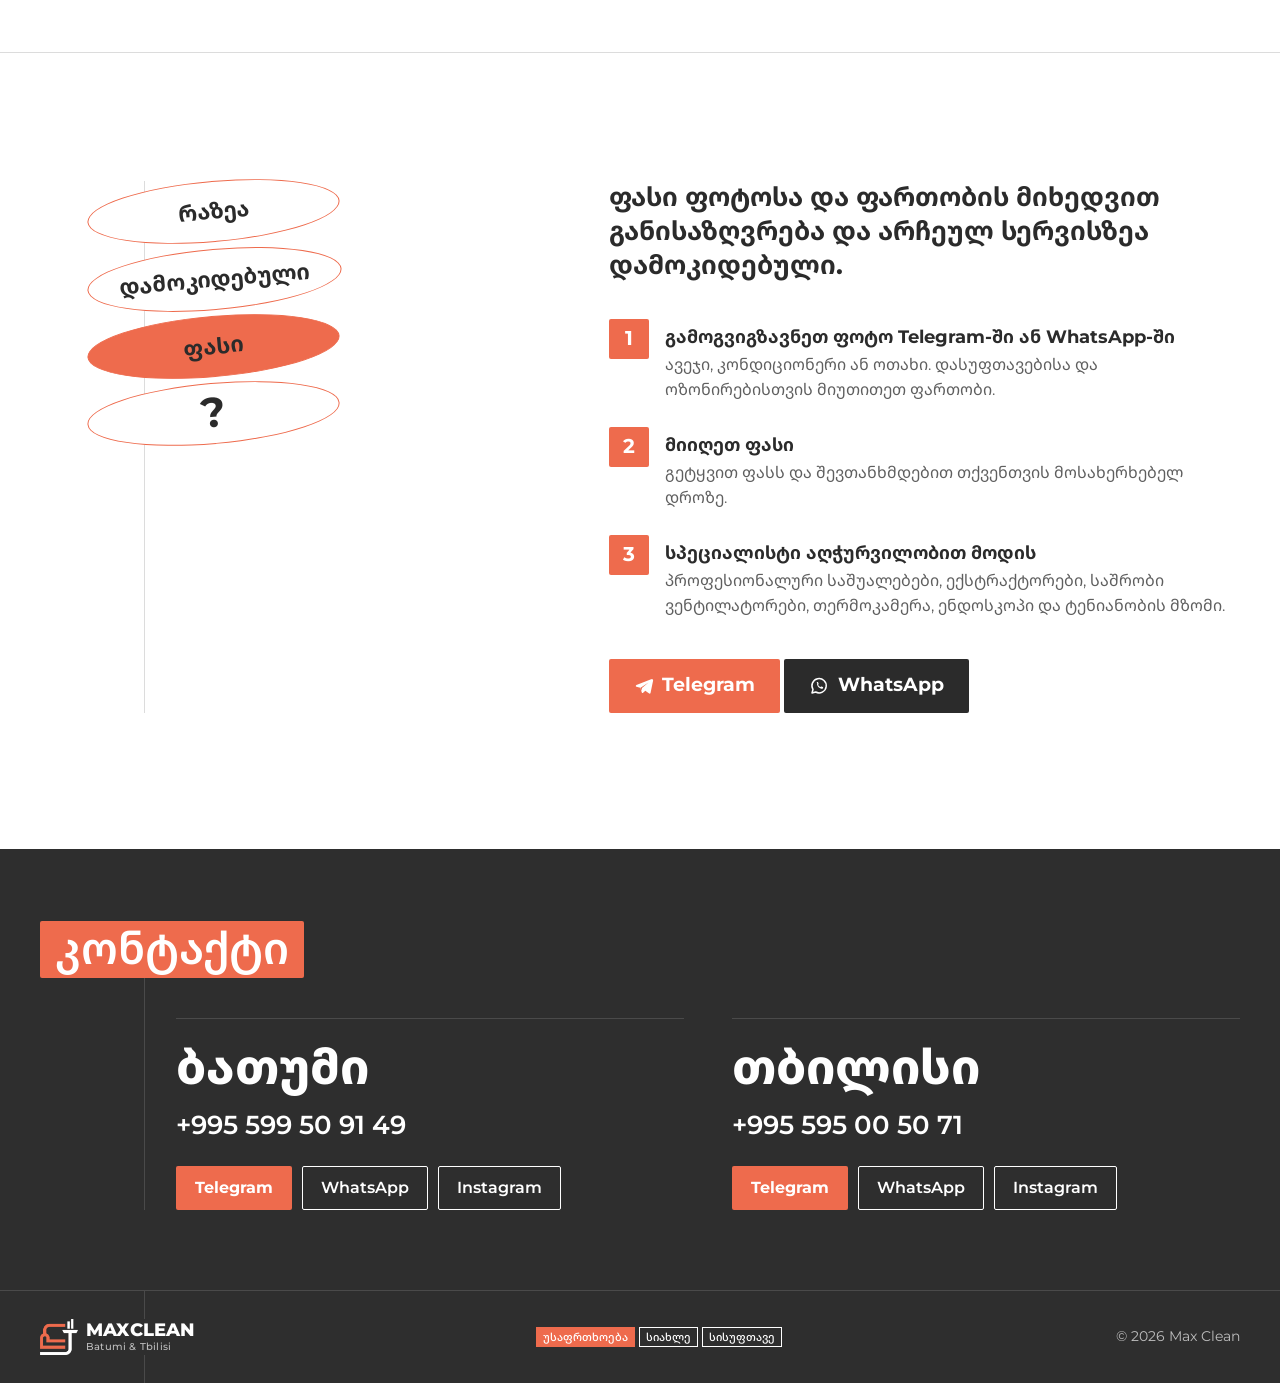
<file: ka/index.html>
<!doctype html>
<!-- Сгенерировано build.py из src/page.html. Правьте шаблон и translations_*.json, а не этот файл. -->
<html lang="ka">
<head>
  <meta charset="utf-8">
  <meta name="viewport" content="width=device-width, initial-scale=1">
  <title>Max Clean — ავეჯის ქიმწმენდა და დასუფთავება ბათუმსა და თბილისში</title>
  <meta name="description" content="დივნების, სავარძლებისა და ლეიბების ქიმწმენდა, კონდიციონერების წმენდა, ობის მოცილება, ოზონირება და დასუფთავება ბათუმსა და თბილისში. გამოგვიგზავნეთ ფოტო Telegram-ში ან WhatsApp-ში და გეტყვით ფასს.">
  <meta name="robots" content="index, follow">
  <link rel="canonical" href="https://maxclean.ge/ka/">
  <link rel="alternate" hreflang="ru" href="https://maxclean.ge/">
  <link rel="alternate" hreflang="ka" href="https://maxclean.ge/ka/">
  <link rel="alternate" hreflang="en" href="https://maxclean.ge/en/">
  <link rel="alternate" hreflang="x-default" href="https://maxclean.ge/">
  <meta property="og:type" content="website">
  <meta property="og:site_name" content="Max Clean">
  <meta property="og:locale" content="ka_GE">
  <meta property="og:locale:alternate" content="ru_RU">
  <meta property="og:locale:alternate" content="en_US">
  <meta property="og:title" content="Max Clean — ავეჯის ქიმწმენდა და დასუფთავება ბათუმსა და თბილისში">
  <meta property="og:description" content="დივნების, სავარძლებისა და ლეიბების ქიმწმენდა, კონდიციონერების წმენდა, ობის მოცილება, ოზონირება. გამოგვიგზავნეთ ფოტო და გეტყვით ფასს.">
  <meta property="og:url" content="https://maxclean.ge/ka/">
  <meta property="og:image" content="https://maxclean.ge/og-image-ka.jpg">
  <meta property="og:image:width" content="1200">
  <meta property="og:image:height" content="630">
  <meta property="og:image:alt" content="Max Clean: ქიმწმენდა და დასუფთავება ბათუმსა და თბილისში">
  <meta name="twitter:card" content="summary_large_image">
  <script type="application/ld+json">
  {
    "@context": "https://schema.org",
    "@graph": [
      {
        "@type": "WebSite",
        "@id": "https://maxclean.ge/#site",
        "url": "https://maxclean.ge/ka/",
        "name": "Max Clean",
        "inLanguage": "ka",
        "publisher": { "@id": "https://maxclean.ge/#org" }
      },
      {
        "@type": "Organization",
        "@id": "https://maxclean.ge/#org",
        "name": "Max Clean",
        "alternateName": ["MaxClean", "Макс Клин", "Max Clean Batumi", "Max Clean Tbilisi"],
        "url": "https://maxclean.ge/",
        "logo": "https://maxclean.ge/assets/img/logo-full.png",
        "sameAs": [
          "https://www.instagram.com/max_clean_batumi/",
          "https://www.instagram.com/max_clean_tbilisi/"
        ]
      },
      {
        "@type": "LocalBusiness",
        "@id": "https://maxclean.ge/#batumi",
        "name": "Max Clean — ბათუმი",
        "description": "ავეჯისა და ლეიბების ქიმწმენდა, კონდიციონერების წმენდა, ობის მოცილება, ოზონირება და დასუფთავება ბათუმში.",
        "url": "https://maxclean.ge/ka/",
        "image": "https://maxclean.ge/og-image-ka.jpg",
        "logo": "https://maxclean.ge/assets/img/logo-full.png",
        "telephone": "+995599509149",
        "address": { "@type": "PostalAddress", "addressLocality": "ბათუმი", "addressCountry": "GE" },
        "areaServed": { "@type": "City", "name": "ბათუმი" },
        "parentOrganization": { "@id": "https://maxclean.ge/#org" },
        "sameAs": ["https://www.instagram.com/max_clean_batumi/"],
        "hasOfferCatalog": { "@id": "https://maxclean.ge/#services" }
      },
      {
        "@type": "LocalBusiness",
        "@id": "https://maxclean.ge/#tbilisi",
        "name": "Max Clean — თბილისი",
        "description": "ავეჯისა და ლეიბების ქიმწმენდა, კონდიციონერების წმენდა, ობის მოცილება, ოზონირება და დასუფთავება თბილისში.",
        "url": "https://maxclean.ge/ka/",
        "image": "https://maxclean.ge/og-image-ka.jpg",
        "logo": "https://maxclean.ge/assets/img/logo-full.png",
        "telephone": "+995595005071",
        "address": { "@type": "PostalAddress", "addressLocality": "თბილისი", "addressCountry": "GE" },
        "areaServed": { "@type": "City", "name": "თბილისი" },
        "parentOrganization": { "@id": "https://maxclean.ge/#org" },
        "sameAs": ["https://www.instagram.com/max_clean_tbilisi/"],
        "hasOfferCatalog": { "@id": "https://maxclean.ge/#services" }
      },
      {
        "@type": "OfferCatalog",
        "@id": "https://maxclean.ge/#services",
        "name": "Max Clean-ის სერვისები",
        "itemListElement": [
          { "@type": "Offer", "itemOffered": { "@type": "Service", "name": "ავეჯისა და ლეიბების ქიმწმენდა", "description": "დივნები, სავარძლები, სკამები და ლეიბები. ფასს ფოტოს მიხედვით ვადგენთ." } },
          { "@type": "Offer", "itemOffered": { "@type": "Service", "name": "კონდიციონერების წმენდა", "description": "მთელი შიდა ბლოკის რეცხვა მაღალი წნევით: რადიატორი, ტურბინა, დრენაჟი, ფილტრები, კორპუსი. ფასს კონდიციონერის განთავსების ფოტოს მიხედვით ვადგენთ." } },
          { "@type": "Offer", "itemOffered": { "@type": "Service", "name": "ობის მოცილება", "description": "კერების მოძებნა თერმოკამერით, ენდოსკოპითა და ტენიანობის მზომით, ოზონირება მიცელიუმისა და სპორების წინააღმდეგ, ობის მოცილება პროფესიონალური საშუალებებით. ფასს ფოტოს მიხედვით ან ადგილზე ვადგენთ." } },
          { "@type": "Offer", "itemOffered": { "@type": "Service", "name": "ოზონირება", "description": "ოთახის დეზინფექცია ოზონით: ანადგურებს ობს, ბაქტერიებსა და ვირუსებს. გრძელდება 2–6 საათი. ფასი ფართობზეა დამოკიდებული." } },
          { "@type": "Offer", "itemOffered": { "@type": "Service", "name": "გენერალური დალაგება", "description": "ფანჯრები, აივანი, იატაკი, სააბაზანო იატაკიდან ჭერამდე, მტვერი ყველა ზედაპირზე, სამზარეულო ტექნიკით შიგნიდან და გარედან." } }
        ]
      }
    ]
  }
  </script>
  <link rel="icon" type="image/png" href="../assets/img/favicon.png">
  <link rel="apple-touch-icon" href="../assets/img/favicon.png">
  <meta name="theme-color" content="#ffffff">
  <link rel="preconnect" href="https://fonts.googleapis.com">
  <link rel="preconnect" href="https://fonts.gstatic.com" crossorigin>
  <link href="https://fonts.googleapis.com/css2?family=Montserrat:ital,wght@0,400;0,500;0,600;0,700;0,800;1,600&family=Noto+Sans+Georgian:wght@400;500;600;700;800&display=swap" rel="stylesheet">
  <link rel="stylesheet" href="../styles.css?v=d1847513">
</head>
<body>

<header class="top">
  <div class="wrap ruled top__bar">
    <a class="lockup" href="#top" aria-label="Max Clean, ზემოთ">
      <img class="lockup__mark" src="../assets/img/logo-mark.png" alt="" width="38" height="36">
      <span class="lockup__name">MAXCLEAN<span class="lockup__city" data-bind="city-en">Batumi</span></span>
    </a>
    <nav class="langs" aria-label="საიტის ენა"><a href="../" hreflang="ru" lang="ru">Русский</a><a href="../ka/" hreflang="ka" lang="ka" aria-current="page">ქართული</a><a href="../en/" hreflang="en" lang="en">English</a></nav>
    <div class="top__right">
      <div class="city" role="group" aria-label="ქალაქი">
        <button type="button" class="city__btn" data-city="batumi" aria-pressed="true">ბათუმი</button>
        <button type="button" class="city__btn" data-city="tbilisi" aria-pressed="false">თბილისი</button>
      </div>
      <a class="top__phone" data-bind="tel" href="tel:+995599509149"><span data-bind="phone">+995 599 50 91 49</span></a>
      <a class="btn btn--primary btn--sm top__tg" data-bind="tg" href="https://t.me/+995599509149" target="_blank" rel="noopener">მოგვწერეთ Telegram-ში</a>
    </div>
  </div>
</header>

<main id="top">

  <!-- Первый экран -->
  <section class="hero">
    <div class="wrap ruled hero__grid">
      <div class="hero__text">
        <ul class="tags in" aria-label="ჩვენი პრინციპები">
          <li class="tag tag--fill">უსაფრთხოება</li>
          <li class="tag">სიახლე</li>
          <li class="tag">სისუფთავე</li>
        </ul>
        <h1 class="hero__title">
          <span class="hero__line">ქიმწმენდა</span>
          <span class="hero__line">და დასუფთავება</span>
          <span class="plaque plaque--hero"><span data-bind="city-in">ბათუმში</span></span>
        </h1>
        <p class="hero__lead in">ვწმენდთ ავეჯსა და კონდიციონერებს, ვაშორებთ ობს, ვატარებთ ოზონირებასა და დასუფთავებას. გამოგვიგზავნეთ იმის ფოტო, რისი გაწმენდაც გსურთ, და გამოვთვლით ფასს.</p>
        <div class="hero__cta in">
          <a class="btn btn--primary" data-bind="tg" href="https://t.me/+995599509149" target="_blank" rel="noopener" aria-label="ფოტოს გაგზავნა Telegram-ში"><svg class="btn__icon" viewBox="0 0 24 24" aria-hidden="true"><path d="M21.4 3.6 2.9 10.7c-1 .4-1 1.8.1 2.1l4.6 1.4 1.8 5.6c.2.7 1.1.9 1.6.4l2.6-2.5 4.7 3.4c.6.4 1.4.1 1.6-.6l3.1-15.2c.2-1-.8-1.8-1.6-1.4ZM9.6 14.3l-.5 3.6-1.2-3.9 9.6-6.3-7.9 6.6Z"/></svg>Telegram</a>
          <a class="btn btn--dark" href="https://wa.me/message/7KWCWDEY33KYK1" target="_blank" rel="noopener" aria-label="ფოტოს გაგზავნა WhatsApp-ში"><svg class="btn__icon" viewBox="0 0 24 24" aria-hidden="true"><path class="btn__icon-line" d="M3.6 20.4l1.2-4.2a8.6 8.6 0 1 1 3.3 3.1z"/><path d="M9.2 7.6c.2-.4.4-.4.7-.4h.5c.2 0 .4.1.5.3l.7 1.7c.1.2 0 .5-.1.6l-.5.6c-.1.1-.1.3 0 .4.6 1 1.4 1.8 2.4 2.4.1.1.3.1.4 0l.6-.5c.2-.1.4-.2.6-.1l1.7.7c.2.1.3.3.3.5v.5c0 .3-.1.5-.4.7-.5.3-1.2.5-1.9.3-2.5-.6-4.4-2.6-5-5-.2-.7 0-1.3.3-1.7z"/></svg>WhatsApp</a>
          <a class="btn btn--ghost" data-bind="tel" href="tel:+995599509149"><span data-bind="phone">+995 599 50 91 49</span></a>
        </div>
      </div>

      <figure class="hero__photo">
        <img src="../assets/img/hero-sofa.webp" width="1050" height="1400" alt="დივნის ქიმწმენდა: ექსტრაქტორის საქშენი ქსოვილზე სუფთა ზოლს ტოვებს" fetchpriority="high">
      </figure>

      <nav class="hl in" aria-label="საიტის განყოფილებები">
        <a class="hl__item" href="#services"><span class="hl__small">ჩვენი</span><span class="plaque">სერვისები</span></a>
        <a class="hl__item" href="#works"><span class="hl__small">მანამდე/</span><span class="plaque">შემდეგ</span></a>
        <a class="hl__item hl__item--price" href="#price">
          <svg class="scribble" viewBox="0 0 300 110" aria-hidden="true"><path d="M48 24C112 4 246 6 284 40c26 26-40 62-146 64C46 106 4 82 14 54 24 28 86 12 168 12c70 0 126 18 120 48"/></svg>
          <span class="hl__word">ფასი</span>
        </a>
        <a class="hl__item" href="#contacts"><span class="plaque">კონტაქტი</span></a>
      </nav>
    </div>
  </section>

  <!-- Услуги -->
  <section class="sec" id="services">
    <div class="wrap ruled">
      <h2 class="sec-title"><span class="sec-title__small">ჩვენი</span><span class="plaque">სერვისები</span></h2>

      <ul class="svc">
        <li class="svc__row">
          <h3 class="svc__title">ქიმწმენდა<span class="plaque">ავეჯი და ლეიბები</span></h3>
          <div class="svc__body">
            <p>დივნები, სავარძლები, სკამები და ლეიბები. ვაშორებთ ლაქებსა და უსიამოვნო სუნს, წმენდის შემდეგ კი ავეჯს პროფესიონალური ვენტილატორებით ვაშრობთ.</p>
            <p class="svc__calc"><b>ფასის გასაგებად:</b> უბრალოდ გამოგვიგზავნეთ იმ ავეჯის ფოტო, რომლის გაწმენდაც გსურთ.</p>
          </div>
        </li>
        <li class="svc__row">
          <h3 class="svc__title">კონდიციონერები<span class="plaque">წმენდა</span></h3>
          <div class="svc__body">
            <p>შიდა ბლოკს მთლიანად ვრეცხავთ მაღალი წნევით, სპლიტ-სისტემების ტუტე საშუალებით: რადიატორს ყველა მხრიდან, ტურბინას, სადრენაჟო სისტემას, ფილტრებს და კორპუსს. ვაშორებთ ცხიმს, მტვერს, ობს და უსიამოვნო სუნს.</p>
            <p class="svc__calc"><b>ფასის გასაგებად:</b> გამოგვიგზავნეთ ფოტო, რომელზეც ჩანს, სად არის დამონტაჟებული კონდიციონერი.</p>
          </div>
        </li>
        <li class="svc__row">
          <h3 class="svc__title">ობი<span class="plaque">მოცილება</span></h3>
          <div class="svc__body">
            <p>ობის კერებსა და სარისკო ზონებს ვპოულობთ თერმოკამერით, ენდოსკოპითა და კედლების ტენიანობის მზომით. შემდეგ ვატარებთ ოზონირებას: ოზონი ანადგურებს ობის მიცელიუმსა და ჰაერში არსებულ სპორებს. ამის შემდეგ ობს ზედაპირებიდან პროფესიონალური საშუალებებით ვაშორებთ.</p>
            <p class="svc__calc"><b>ფასის გასაგებად:</b> შეფასებას ვაკეთებთ ფოტოს მიხედვით ან ადგილზე.</p>
          </div>
        </li>
        <li class="svc__row">
          <h3 class="svc__title">ოზონირება<span class="plaque">ანიდან ჰაემდე</span></h3>
          <div class="svc__body">
            <p>ოთახის მძლავრი დეზინფექცია ოზონით. ანადგურებს ობს, ბაქტერიებსა და ვირუსებს. დამუშავების შემდეგ ჰაერი სუფთა, ახალი და უსაფრთხო ხდება. პროცესი 2–6&nbsp;საათს გრძელდება, შემდეგ კი ოზონის დონეს ხელსაწყოთი ვზომავთ.</p>
            <p class="svc__calc"><b>ფასის გასაგებად:</b> მოგვწერეთ ბინის ან სახლის ფართობი.</p>
            <details class="prep">
              <summary>როგორ მოვამზადოთ ბინა</summary>
              <ul>
                <li>მცენარეები გაიტანეთ აივანზე ან სადარბაზოში;</li>
                <li>შინაური ცხოველები წაიყვანეთ;</li>
                <li>დამუშავების დროს დატოვეთ ბინა;</li>
                <li>მოგვაწოდეთ Wi-Fi-ის სახელი და პაროლი, რომ ხელსაწყომ დისტანციურად იმუშაოს.</li>
              </ul>
            </details>
          </div>
        </li>
        <li class="svc__row">
          <h3 class="svc__title">დასუფთავება<span class="plaque">გენერალური დალაგება</span></h3>
          <div class="svc__body">
            <p>ვრეცხავთ ფანჯრებს, ვალაგებთ აივანს, ვრეცხავთ იატაკს, სააბაზანოს იატაკიდან ჭერამდე და ვწმენდთ მტვერს ყველა ზედაპირზე. სამზარეულოში ვწმენდთ ფარტუკს, ქურას, კარადების ზედა ნაწილს და ტექნიკას შიგნიდან და გარედან: მაცივარს, მიკროტალღურ ღუმელს, გამწოვს, ღუმელს და სარეცხი მანქანის განყოფილებებს.</p>
            <p class="svc__calc"><b>ფასის გასაგებად:</b> გამოგვიგზავნეთ ფოტო და ფართობი.</p>
          </div>
        </li>
      </ul>
    </div>
  </section>

  <!-- До / после -->
  <section class="sec sec--tight dark" id="works">
    <div class="wrap ruled">
      <h2 class="sec-title"><span class="sec-title__small">მანამდე/</span><span class="plaque">შემდეგ</span></h2>
      <p class="sec-lead in">შესადარებლად გადაწიეთ სლაიდერი.</p>

      <div class="works">
        <figure class="work">
          <div class="ba">
            <img class="ba__img" src="../assets/img/kreslo-posle.webp" width="750" height="1000" alt="სავარძელი ქიმწმენდის შემდეგ" loading="lazy">
            <img class="ba__img ba__before" src="../assets/img/kreslo-do.webp" width="750" height="1000" alt="სავარძელი ქიმწმენდამდე" loading="lazy">
            <span class="ba__tag ba__tag--do" aria-hidden="true">მანამდე</span>
            <span class="ba__tag ba__tag--posle" aria-hidden="true">შემდეგ</span>
            <span class="ba__handle" aria-hidden="true"><span class="ba__knob"></span></span>
            <input class="ba__range" type="range" min="0" max="100" value="50" aria-label="შეადარეთ მანამდე და შემდეგ: სავარძელი">
          </div>
          <figcaption><b>სავარძელი</b> ავეჯის ქიმწმენდა</figcaption>
        </figure>

        <figure class="work">
          <div class="ba">
            <img class="ba__img" src="../assets/img/divan-posle.webp" width="750" height="1000" alt="დივანი ქიმწმენდის შემდეგ" loading="lazy">
            <img class="ba__img ba__before" src="../assets/img/divan-do.webp" width="750" height="1000" alt="დივანი ქიმწმენდამდე, დასაჯდომზე მუქი ლაქებით" loading="lazy">
            <span class="ba__tag ba__tag--do" aria-hidden="true">მანამდე</span>
            <span class="ba__tag ba__tag--posle" aria-hidden="true">შემდეგ</span>
            <span class="ba__handle" aria-hidden="true"><span class="ba__knob"></span></span>
            <input class="ba__range" type="range" min="0" max="100" value="50" aria-label="შეადარეთ მანამდე და შემდეგ: დივანი">
          </div>
          <figcaption><b>დივანი</b> ავეჯის ქიმწმენდა</figcaption>
        </figure>

        <figure class="work">
          <div class="ba">
            <img class="ba__img" src="../assets/img/plita-posle.webp" width="750" height="1000" alt="გაზქურა დასუფთავების შემდეგ" loading="lazy">
            <img class="ba__img ba__before" src="../assets/img/plita-do.webp" width="750" height="1000" alt="გაზქურა დასუფთავებამდე, ნამწვითა და ცხიმით" loading="lazy">
            <span class="ba__tag ba__tag--do" aria-hidden="true">მანამდე</span>
            <span class="ba__tag ba__tag--posle" aria-hidden="true">შემდეგ</span>
            <span class="ba__handle" aria-hidden="true"><span class="ba__knob"></span></span>
            <input class="ba__range" type="range" min="0" max="100" value="50" aria-label="შეადარეთ მანამდე და შემდეგ: გაზქურა">
          </div>
          <figcaption><b>გაზქურა</b> დასუფთავება</figcaption>
        </figure>

        <figure class="work">
          <div class="ba">
            <img class="ba__img" src="../assets/img/kuhnya-posle.webp" width="750" height="1000" alt="სამზარეულო დასუფთავების შემდეგ" loading="lazy">
            <img class="ba__img ba__before" src="../assets/img/kuhnya-do.webp" width="750" height="1000" alt="სამზარეულო დასუფთავებამდე, მაგიდაზე ჭურჭლითა და ნაგვით" loading="lazy">
            <span class="ba__tag ba__tag--do" aria-hidden="true">მანამდე</span>
            <span class="ba__tag ba__tag--posle" aria-hidden="true">შემდეგ</span>
            <span class="ba__handle" aria-hidden="true"><span class="ba__knob"></span></span>
            <input class="ba__range" type="range" min="0" max="100" value="50" aria-label="შეადარეთ მანამდე და შემდეგ: სამზარეულო">
          </div>
          <figcaption><b>სამზარეულო</b> დასუფთავება</figcaption>
        </figure>

        <figure class="work">
          <div class="ba">
            <img class="ba__img" src="../assets/img/smesitel-posle.webp" width="750" height="1000" alt="ონკანი წმენდის შემდეგ, ბრწყინავს" loading="lazy">
            <img class="ba__img ba__before" src="../assets/img/smesitel-do.webp" width="750" height="1000" alt="ონკანი წმენდამდე, კირის ნადებით" loading="lazy">
            <span class="ba__tag ba__tag--do" aria-hidden="true">მანამდე</span>
            <span class="ba__tag ba__tag--posle" aria-hidden="true">შემდეგ</span>
            <span class="ba__handle" aria-hidden="true"><span class="ba__knob"></span></span>
            <input class="ba__range" type="range" min="0" max="100" value="50" aria-label="შეადარეთ მანამდე და შემდეგ: ონკანი">
          </div>
          <figcaption><b>ონკანი</b> დასუფთავება</figcaption>
        </figure>

        <figure class="work">
          <div class="ba">
            <img class="ba__img" src="../assets/img/plesen-posle.webp" width="750" height="1000" alt="ოთახის კუთხე ობის მოცილების შემდეგ" loading="lazy">
            <img class="ba__img ba__before" src="../assets/img/plesen-do.webp" width="750" height="1000" alt="ოთახის კუთხე დამუშავებამდე, კედელზე ობით" loading="lazy">
            <span class="ba__tag ba__tag--do" aria-hidden="true">მანამდე</span>
            <span class="ba__tag ba__tag--posle" aria-hidden="true">შემდეგ</span>
            <span class="ba__handle" aria-hidden="true"><span class="ba__knob"></span></span>
            <input class="ba__range" type="range" min="0" max="100" value="50" aria-label="შეადარეთ მანამდე და შემდეგ: ობი კუთხეში">
          </div>
          <figcaption><b>ობი კუთხეში</b> ობის მოცილება</figcaption>
        </figure>
      </div>

      <p class="works__more"><a class="btn btn--ghost btn--light" data-bind="ig" href="https://www.instagram.com/max_clean_batumi/" target="_blank" rel="noopener">მეტი Instagram-ზე</a></p>
    </div>
  </section>

  <!-- Почему выбирают нас (факты из Instagram, 08.11.2026) -->
  <section class="sec" id="why">
    <div class="wrap ruled">
      <h2 class="sec-title"><span class="sec-title__small">რატომ</span><span class="plaque">გვირჩევენ</span></h2>
      <p class="why__lead in">ბელარუსულად: პატიოსნად, ფრთხილად და დროულად.</p>
      <div class="why in">
        <div class="why__stats">
          <p class="why__stat"><span class="why__num">14&nbsp;745+</span><span class="why__label">შეკვეთა ბათუმში</span></p>
          <p class="why__stat"><span class="why__num">446</span><span class="why__label">შეკვეთა თბილისში</span></p>
        </div>
        <ul class="why__list">
          <li>მომზადებული სპეციალისტების მუდმივი გუნდი.</li>
          <li>საკუთარი სამრეცხაო დეზინფექციით და მიკროფიბრის ტილოების ფერადი მარკირება.</li>
          <li>თუ სპეციალისტი ავად გახდა, მაშინვე მოდის შემცვლელი.</li>
          <li>სამუშაოები დაზღვეულია ქონების დაზიანებისგან.</li>
          <li>ყველა სერვისი ერთ ვიზიტში: სხვადასხვა ხელოსნის ძებნა აღარ გჭირდებათ.</li>
        </ul>
      </div>
    </div>
  </section>

  <!-- Стоимость -->
  <section class="sec sec--loose" id="price">
    <div class="wrap ruled price">
      <h2 class="pills">
        <span class="pill">რაზეა</span>
        <span class="pill">დამოკიდებული</span>
        <span class="pill pill--fill">ფასი</span>
        <span class="pill pill--q">?</span>
      </h2>
      <div class="price__body">
        <p class="price__lead">ფასი ფოტოსა და ფართობის მიხედვით განისაზღვრება და არჩეულ სერვისზეა დამოკიდებული.</p>
        <ol class="steps">
          <li>
            <h3>გამოგვიგზავნეთ ფოტო Telegram-ში ან WhatsApp-ში</h3>
            <p>ავეჯი, კონდიციონერი ან ოთახი. დასუფთავებისა და ოზონირებისთვის მიუთითეთ ფართობი.</p>
          </li>
          <li>
            <h3>მიიღეთ ფასი</h3>
            <p>გეტყვით ფასს და შევთანხმდებით თქვენთვის მოსახერხებელ დროზე.</p>
          </li>
          <li>
            <h3>სპეციალისტი აღჭურვილობით მოდის</h3>
            <p>პროფესიონალური საშუალებები, ექსტრაქტორები, საშრობი ვენტილატორები, თერმოკამერა, ენდოსკოპი და ტენიანობის მზომი.</p>
          </li>
        </ol>
        <a class="btn btn--primary" data-bind="tg" href="https://t.me/+995599509149" target="_blank" rel="noopener" aria-label="ფოტოს გაგზავნა Telegram-ში"><svg class="btn__icon" viewBox="0 0 24 24" aria-hidden="true"><path d="M21.4 3.6 2.9 10.7c-1 .4-1 1.8.1 2.1l4.6 1.4 1.8 5.6c.2.7 1.1.9 1.6.4l2.6-2.5 4.7 3.4c.6.4 1.4.1 1.6-.6l3.1-15.2c.2-1-.8-1.8-1.6-1.4ZM9.6 14.3l-.5 3.6-1.2-3.9 9.6-6.3-7.9 6.6Z"/></svg>Telegram</a>
          <a class="btn btn--dark" href="https://wa.me/message/7KWCWDEY33KYK1" target="_blank" rel="noopener" aria-label="ფოტოს გაგზავნა WhatsApp-ში"><svg class="btn__icon" viewBox="0 0 24 24" aria-hidden="true"><path class="btn__icon-line" d="M3.6 20.4l1.2-4.2a8.6 8.6 0 1 1 3.3 3.1z"/><path d="M9.2 7.6c.2-.4.4-.4.7-.4h.5c.2 0 .4.1.5.3l.7 1.7c.1.2 0 .5-.1.6l-.5.6c-.1.1-.1.3 0 .4.6 1 1.4 1.8 2.4 2.4.1.1.3.1.4 0l.6-.5c.2-.1.4-.2.6-.1l1.7.7c.2.1.3.3.3.5v.5c0 .3-.1.5-.4.7-.5.3-1.2.5-1.9.3-2.5-.6-4.4-2.6-5-5-.2-.7 0-1.3.3-1.7z"/></svg>WhatsApp</a>
      </div>
    </div>
  </section>

  <!-- Контакты -->
  <section class="sec sec--tight dark" id="contacts">
    <div class="wrap ruled">
      <h2 class="sec-title"><span class="plaque">კონტაქტი</span></h2>
      <div class="cities in">
        <div class="cityc">
          <h3 class="cityc__name">ბათუმი</h3>
          <a class="cityc__phone" href="tel:+995599509149">+995 599 50 91 49</a>
          <div class="cityc__links">
            <a class="btn btn--primary btn--sm" href="https://t.me/+995599509149" target="_blank" rel="noopener">Telegram</a>
            <a class="btn btn--ghost btn--light btn--sm" href="https://wa.me/message/7KWCWDEY33KYK1" target="_blank" rel="noopener">WhatsApp</a>
            <a class="btn btn--ghost btn--light btn--sm" href="https://www.instagram.com/max_clean_batumi/" target="_blank" rel="noopener">Instagram</a>
          </div>
        </div>
        <div class="cityc">
          <h3 class="cityc__name">თბილისი</h3>
          <a class="cityc__phone" href="tel:+995595005071">+995 595 00 50 71</a>
          <div class="cityc__links">
            <a class="btn btn--primary btn--sm" href="https://t.me/+995595005071" target="_blank" rel="noopener">Telegram</a>
            <a class="btn btn--ghost btn--light btn--sm" href="https://wa.me/message/7KWCWDEY33KYK1" target="_blank" rel="noopener">WhatsApp</a>
            <a class="btn btn--ghost btn--light btn--sm" href="https://www.instagram.com/max_clean_tbilisi/" target="_blank" rel="noopener">Instagram</a>
          </div>
        </div>
      </div>
    </div>
  </section>
</main>

<footer class="foot dark">
  <div class="wrap ruled foot__bar">
    <span class="lockup lockup--light">
      <img class="lockup__mark" src="../assets/img/logo-mark-light.png" alt="" width="38" height="36">
      <span class="lockup__name">MAXCLEAN<span class="lockup__city">Batumi &amp; Tbilisi</span></span>
    </span>
    <ul class="tags tags--dark" aria-label="ჩვენი პრინციპები">
      <li class="tag tag--fill">უსაფრთხოება</li>
      <li class="tag">სიახლე</li>
      <li class="tag">სისუფთავე</li>
    </ul>
    <p class="foot__copy">© 2026 Max Clean</p>
  </div>
</footer>

<nav class="dock" aria-label="სწრაფი კავშირი">
  <a class="btn btn--primary" data-bind="tg" href="https://t.me/+995599509149" target="_blank" rel="noopener">Telegram</a>
  <a class="btn btn--dark" href="https://wa.me/message/7KWCWDEY33KYK1" target="_blank" rel="noopener">WhatsApp</a>
  <a class="btn btn--ghost dock__call" data-bind="tel" href="tel:+995599509149" aria-label="დარეკვა"><svg class="btn__icon" viewBox="0 0 24 24" aria-hidden="true"><path d="M6.6 3.6c.4-.6.9-.7 1.4-.7h1c.4 0 .8.2.9.6l1.3 3.2c.2.4 0 .9-.2 1.2l-1 1.1c-.2.2-.2.5 0 .8 1.1 1.9 2.6 3.4 4.5 4.5.3.2.6.2.8 0l1.1-1c.3-.3.8-.4 1.2-.2l3.2 1.3c.4.2.6.5.6.9v1c0 .5-.2 1-.7 1.4-1 .7-2.3.9-3.6.6-4.7-1.2-8.4-4.9-9.6-9.6-.3-1.3-.1-2.6.6-3.6z"/></svg></a>
</nav>

<script src="../script.js?v=6b633635"></script>
</body>
</html>
</file>
<file: styles.css>
/* Max Clean — фирменный стиль из их сторис:
   белый и графит, оранжевые плашки, теги в рамке, тонкая вертикальная линия сетки */

:root {
  --white: #ffffff;
  --ink: #2b2b2b;
  --graphite: #2e2e2e;
  --graphite-hover: #444444;
  --orange: #ee6b4d;
  --orange-hover: #e05a3c;
  --mint: #bfe3d6;
  --line: #dcdcdc;
  --line-dark: #4a4a4a;
  --muted: #5f5f5f;
  --muted-dark: #bdbdbd;
  --shadow-knob: 0 2px 10px rgb(0 0 0 / 0.25);

  --ease-out: cubic-bezier(0.2, 0.7, 0.2, 1);
  --dur-short: 150ms;
  --dur-swap: 350ms;

  --gutter: 16px;
  --rail: 24px;   /* где проходит вертикальная линия */
  --gap: 16px;    /* отступ текста от линии */

  --font: "Montserrat", system-ui, -apple-system, "Segoe UI", sans-serif;
}
@media (min-width: 768px) {
  :root { --gutter: 32px; --rail: 64px; --gap: 24px; }
}
@media (min-width: 1100px) {
  :root { --gutter: 40px; --rail: 104px; --gap: 32px; }
}

*, *::before, *::after { box-sizing: border-box; }
html { -webkit-text-size-adjust: 100%; scroll-behavior: smooth; overflow-x: clip; }
body {
  margin: 0;
  font-family: var(--font);
  font-size: 1rem;
  line-height: 1.55;
  color: var(--ink);
  background: var(--white);
  overflow-x: clip;
}
.sr-only {
  position: absolute;
  width: 1px; height: 1px;
  margin: -1px; padding: 0;
  overflow: hidden;
  clip-path: inset(50%);
  white-space: nowrap;
}
img { display: block; max-width: 100%; height: auto; }
a { color: inherit; }
h1, h2, h3, p, ul, ol, figure { margin: 0; }
ul, ol { padding: 0; list-style: none; }
:focus-visible { outline: 2px solid var(--orange); outline-offset: 3px; }

/* ---------- Сетка с линией ---------- */
.wrap {
  position: relative;
  max-width: 1280px;
  margin: 0 auto;
  padding: 0 var(--gutter);
}
.wrap.ruled::before {
  content: "";
  position: absolute;
  top: 0; bottom: 0;
  left: calc(var(--gutter) + var(--rail));
  width: 1px;
  background: var(--line);
  pointer-events: none;
}
.dark .wrap.ruled::before { background: var(--line-dark); }
.in { padding-left: calc(var(--rail) + var(--gap)); }

.sec { border-top: 1px solid var(--line); padding: 64px 0 72px; }
.sec--tight { padding: 56px 0 64px; }
.sec--loose { padding: 80px 0 88px; }
.dark { background: var(--graphite); color: var(--white); border-top: 0; }
@media (min-width: 900px) {
  .sec { padding: 96px 0 104px; }
  .sec--tight { padding: 72px 0 80px; }
  .sec--loose { padding: 128px 0 136px; }
}

/* ---------- Фирменные элементы ---------- */
.plaque {
  display: inline-block;
  background: var(--orange);
  color: var(--white);
  padding: 0.06em 0.34em 0.1em;
  border-radius: 2px;
  font-weight: 600;
  text-transform: uppercase;
  line-height: 1.15;
  letter-spacing: 0.01em;
}

.tags { display: flex; flex-wrap: wrap; gap: 4px; }
.tag {
  font-size: 0.6875rem;
  line-height: 1;
  font-weight: 500;
  letter-spacing: 0.04em;
  text-transform: uppercase;
  border: 1px solid currentColor;
  padding: 4px 6px 3px;
}
.tag--fill { background: var(--ink); border-color: var(--ink); color: var(--white); }
.dark .tag--fill { background: var(--orange); border-color: var(--orange); }

.sec-title {
  display: flex;
  flex-direction: column;
  align-items: flex-start;
  font-size: clamp(1.75rem, 1.1rem + 2.4vw, 2.75rem);
  font-weight: 700;
  line-height: 1;
  margin-bottom: 40px;
  position: relative;
  z-index: 1;
}
.sec-title__small {
  font-size: 0.62em;
  font-style: italic;
  font-weight: 600;
  margin: 0 0 -0.12em 1.6em;
  position: relative;
  z-index: 1;
}
.dark .sec-title__small { color: var(--mint); }
.sec-lead { color: var(--muted-dark); margin: -16px 0 32px; }

/* ---------- Кнопки ---------- */
.btn {
  display: inline-flex;
  align-items: center;
  justify-content: center;
  gap: 0.45em;
  min-height: 54px;
  padding: 0 24px;
  border: 1.5px solid transparent;
  border-radius: 2px;
  font: 700 1.1875rem/1.2 var(--font);   /* 19px жирным: белый на оранжевом проходит как крупный текст */
  text-decoration: none;
  text-align: center;
  white-space: nowrap;
  cursor: pointer;
  transition: background-color var(--dur-short) var(--ease-out), color var(--dur-short) var(--ease-out), border-color var(--dur-short) var(--ease-out);
}
.btn__icon { width: 1.05em; height: 1.05em; flex: none; fill: currentColor; }
.btn__icon-line { fill: none; stroke: currentColor; stroke-width: 1.8; stroke-linejoin: round; }
.btn--dark { background: var(--ink); color: var(--white); }
.btn--dark:hover { background: var(--graphite-hover); }
@media (max-width: 479px) { .btn { padding: 0 18px; } }
.btn--primary { background: var(--orange); color: var(--white); }
.btn--primary:hover { background: var(--orange-hover); }
.btn--ghost { border-color: var(--ink); color: var(--ink); background: transparent; font-weight: 600; font-size: 1.0625rem; }
.btn--ghost:hover { background: var(--ink); color: var(--white); }
.btn--light { border-color: var(--white); color: var(--white); }
.btn--light:hover { background: var(--white); color: var(--ink); }
.btn--sm { min-height: 44px; padding: 0 18px; font-size: 1rem; }
.btn--primary.btn--sm { font-size: 1rem; }

/* ---------- Шапка ---------- */
.top { border-bottom: 1px solid var(--line); background: var(--white); }
.top__bar {
  display: flex;
  align-items: center;
  justify-content: space-between;
  gap: 12px;
  min-height: 68px;
}
.lockup {
  display: inline-flex;
  align-items: center;
  gap: 8px;
  text-decoration: none;
  position: relative;
  z-index: 1;
  background: var(--white);
  padding-right: 6px;
}
.lockup--light { background: transparent; }
.lockup__mark { width: 38px; height: auto; }
.lockup__name {
  display: flex;
  flex-direction: column;
  font-weight: 800;
  font-size: 1.125rem;
  line-height: 1;
  letter-spacing: 0.01em;
}
.lockup__city {
  font-size: 0.625rem;
  font-weight: 500;
  letter-spacing: 0.02em;
  color: var(--muted);
  margin-top: 3px;
}
.lockup--light .lockup__city { color: var(--muted-dark); }

.top__right { display: flex; align-items: center; gap: 20px; }
.top__phone { display: none; font-weight: 600; text-decoration: none; white-space: nowrap; }
.top__phone:hover { color: var(--orange-hover); }
.top__tg { display: none; }
@media (min-width: 768px) { .top__tg { display: inline-flex; } }
@media (min-width: 1280px) { .top__phone { display: inline; } }

/* Переключатель языка: на узких экранах — отдельной строкой над шапкой */
.top__bar { flex-wrap: wrap; }
.langs {
  order: -1;
  flex-basis: 100%;
  display: flex;
  justify-content: flex-end;
  gap: 14px;
  padding-top: 8px;
  font-size: 0.8125rem;
  line-height: 1;
}
.langs a { text-decoration: none; color: var(--muted); padding: 4px 0; }
.langs a:hover { color: var(--ink); }
.langs a[aria-current="page"] { color: var(--ink); font-weight: 700; box-shadow: inset 0 -2px 0 var(--orange); }
@media (min-width: 1100px) {
  .top__bar { flex-wrap: nowrap; }
  .langs { order: 0; flex-basis: auto; margin-left: auto; padding-top: 0; }
  .top__right { margin-left: 8px; }
}

.city { display: flex; }
.city__btn {
  font: 600 0.875rem/1 var(--font);
  color: var(--ink);
  background: var(--white);
  border: 1px solid var(--ink);
  padding: 9px 12px;
  cursor: pointer;
}
.city__btn + .city__btn { border-left: 0; }
@media (max-width: 359px) {
  .top__bar { gap: 8px; }
  .lockup { gap: 6px; padding-right: 0; }
  .lockup__mark { width: 28px; }
  .lockup__name { font-size: 0.9375rem; }
  .city__btn { padding: 8px 6px; font-size: 0.8125rem; }
}
.city__btn[aria-pressed="true"] { background: var(--ink); color: var(--white); }

/* ---------- Первый экран ---------- */
.hero__grid {
  display: grid;
  grid-template-areas: "text" "photo" "hl";
  gap: 40px;
  padding-top: 40px;
  padding-bottom: 56px;
}
.hero__text { grid-area: text; }
.hero__photo { grid-area: photo; }
.hl { grid-area: hl; }
@media (min-width: 900px) {
  .hero__grid {
    grid-template-columns: minmax(0, 1fr) minmax(300px, 0.68fr);
    grid-template-areas: "text photo" "hl photo";
    grid-template-rows: auto 1fr;
    column-gap: 56px;
    row-gap: 56px;
    padding-top: 72px;
    padding-bottom: 88px;
  }
}

.hero .tags { margin-bottom: 28px; }
.hero__title {
  display: flex;
  flex-direction: column;
  align-items: flex-start;
  position: relative;
  z-index: 1;
  font-size: clamp(2.4rem, 0.8rem + 5.6vw, 5.4rem);
  font-weight: 800;
  line-height: 0.98;
  letter-spacing: -0.015em;
  text-transform: uppercase;
  hyphens: auto;
  overflow-wrap: anywhere;
  min-width: 0;
}
.plaque--hero {
  font-size: 0.5em;
  font-weight: 600;
  margin: 0.22em 0 0 0.06em;
  overflow: hidden;
}
.plaque--hero > span { display: inline-block; }
.hero__lead {
  font-size: 1.0625rem;
  line-height: 1.6;
  max-width: 36em;
  margin-top: 32px;
}
@media (min-width: 900px) { .hero__lead { font-size: 1.1875rem; } }
.hero__cta { display: flex; flex-wrap: wrap; gap: 12px; margin-top: 32px; }

.hero__photo { position: relative; }
.hero__photo img {
  width: 100%;
  aspect-ratio: 1 / 1;
  object-fit: cover;
  object-position: 50% 60%;
}
@media (min-width: 600px) { .hero__photo img { aspect-ratio: 4 / 5; } }
@media (min-width: 900px) { .hero__photo img { height: 100%; aspect-ratio: auto; min-height: 560px; } }

/* Кружки как «Актуальное» в их Instagram */
.hl { display: flex; flex-wrap: wrap; gap: 12px; align-self: end; }
.hl__item {
  position: relative;
  width: 84px;
  height: 84px;
  border: 1px solid var(--orange);
  border-radius: 50%;
  display: flex;
  flex-direction: column;
  align-items: center;
  justify-content: center;
  text-decoration: none;
  font-size: 0.6875rem;
  font-weight: 700;
  line-height: 1;
  background: var(--white);
  transition: transform var(--dur-short) var(--ease-out);
}
.hl__item:hover { transform: translateY(-2px); }
.hl__item .plaque { font-size: 0.75rem; padding: 4px 6px; }
.hl__small { font-style: italic; font-weight: 600; font-size: 0.6875rem; align-self: flex-end; margin: 0 16px -2px 0; position: relative; z-index: 1; }
.hl__word { text-transform: uppercase; font-size: 0.625rem; position: relative; }
.scribble { position: absolute; width: 78px; left: 50%; top: 50%; transform: translate(-50%, -50%); overflow: visible; }
.scribble path { fill: none; stroke: var(--ink); stroke-width: 4; stroke-linecap: round; }
@media (min-width: 900px) {
  .hl { gap: 16px; }
  .hl__item { width: 104px; height: 104px; }
  .hl__item .plaque { font-size: 0.875rem; }
  .hl__small { font-size: 0.8125rem; margin-right: 22px; }
  .hl__word { font-size: 0.75rem; }
  .scribble { width: 96px; }
}

/* ---------- Услуги ---------- */
.svc__row {
  display: grid;
  gap: 20px;
  padding: 36px 0;
  border-top: 1px solid var(--line);
}
.svc__row:last-child { border-bottom: 1px solid var(--line); }
.svc__title {
  display: flex;
  flex-direction: column;
  align-items: flex-start;
  position: relative;
  z-index: 1;
  font-size: clamp(1.85rem, 0.9rem + 3.3vw, 3.5rem);
  font-weight: 800;
  line-height: 1;
  letter-spacing: -0.01em;
  text-transform: uppercase;
  hyphens: auto;
  overflow-wrap: anywhere;
  min-width: 0;
}
.svc__title .plaque { font-size: 0.48em; margin: 0.22em 0 0 0.06em; }
.svc__body { padding-left: calc(var(--rail) + var(--gap)); max-width: calc(36em + var(--rail) + var(--gap)); }
.svc__body p + p { margin-top: 12px; }
.svc__calc { color: var(--muted); font-size: 0.9375rem; }
.svc__calc b { color: var(--ink); font-weight: 600; }
@media (min-width: 900px) {
  .svc__row {
    grid-template-columns: minmax(0, 1.15fr) minmax(0, 1fr);
    gap: 48px;
    align-items: start;
    padding: 48px 0;
  }
  .svc__body { padding-left: 0; padding-top: 6px; font-size: 1.0625rem; }
}

.prep { margin-top: 16px; border-top: 1px solid var(--line); padding-top: 12px; }
.prep summary {
  cursor: pointer;
  font-weight: 600;
  list-style: none;
  display: inline-flex;
  align-items: center;
  gap: 10px;
}
.prep summary::-webkit-details-marker { display: none; }
.prep summary::before {
  content: "+";
  display: inline-grid;
  place-items: center;
  width: 22px; height: 22px;
  background: var(--orange);
  color: var(--white);
  font-weight: 700;
  line-height: 1;
  border-radius: 2px;
}
.prep[open] summary::before { content: "−"; }
.prep ul { margin-top: 12px; font-size: 0.9375rem; }
.prep li { padding-left: 1em; text-indent: -1em; }
.prep li::before { content: "/"; color: var(--orange); font-weight: 700; margin-right: 0.35em; }

/* ---------- До / после ---------- */
.works { display: grid; gap: 32px; }
@media (min-width: 640px) { .works { grid-template-columns: repeat(2, minmax(0, 1fr)); gap: 32px 24px; } }
@media (min-width: 1100px) { .works { grid-template-columns: repeat(3, minmax(0, 1fr)); } }

.ba {
  --pos: 50%;
  position: relative;
  aspect-ratio: 1 / 1;
  overflow: hidden;
  background: var(--graphite);
  cursor: ew-resize;
  touch-action: pan-y;
  user-select: none;
  -webkit-user-select: none;
}
@media (min-width: 640px) { .ba { aspect-ratio: 4 / 5; } }
.ba__img {
  position: absolute;
  inset: 0;
  width: 100%;
  height: 100%;
  object-fit: cover;
  pointer-events: none;
}
.ba__before { clip-path: inset(0 calc(100% - var(--pos)) 0 0); }
.ba__handle {
  position: absolute;
  top: 0; bottom: 0;
  left: var(--pos);
  width: 2px;
  margin-left: -1px;
  background: var(--white);
  pointer-events: none;
}
.ba__knob {
  position: absolute;
  top: 50%; left: 50%;
  width: 44px; height: 44px;
  transform: translate(-50%, -50%);
  border-radius: 50%;
  background: var(--white);
  box-shadow: var(--shadow-knob);
}
.ba__knob::before, .ba__knob::after {
  content: "";
  position: absolute;
  top: 50%;
  border: 6px solid transparent;
  transform: translateY(-50%);
}
.ba__knob::before { left: 8px; border-right: 8px solid var(--orange); border-left-width: 0; }
.ba__knob::after { right: 8px; border-left: 8px solid var(--orange); border-right-width: 0; }
.ba:focus-within .ba__knob { outline: 2px solid var(--orange); outline-offset: 3px; }
.ba__range {
  position: absolute;
  width: 1px; height: 1px;
  opacity: 0;
  pointer-events: none;
}
.ba__tag {
  position: absolute;
  top: 12px;
  font-size: 0.75rem;
  font-weight: 600;
  line-height: 1;
  letter-spacing: 0.04em;
  text-transform: uppercase;
  padding: 5px 7px 4px;
  pointer-events: none;
}
.ba__tag--do { left: 12px; background: var(--graphite); color: var(--white); }
.ba__tag--posle { right: 12px; background: var(--orange); color: var(--white); }

.work figcaption {
  display: flex;
  align-items: baseline;
  justify-content: space-between;
  gap: 12px;
  padding-top: 12px;
  border-bottom: 1px solid var(--line-dark);
  padding-bottom: 12px;
  color: var(--muted-dark);
  font-size: 0.875rem;
}
.work figcaption b { color: var(--white); font-weight: 600; font-size: 1rem; }
.works__more { margin-top: 40px; }

/* ---------- Почему выбирают нас ---------- */
.why__lead {
  font-size: clamp(1.25rem, 1rem + 1vw, 1.625rem);
  font-weight: 700;
  line-height: 1.3;
  max-width: 24em;
  margin: -16px 0 36px;
}
.why { display: grid; gap: 36px; }
@media (min-width: 900px) {
  .why { grid-template-columns: minmax(0, 0.8fr) minmax(0, 1fr); gap: 64px; align-items: start; }
}
.why__stats { display: flex; flex-wrap: wrap; gap: 28px 48px; }
.why__num {
  display: block;
  font-size: clamp(2.6rem, 1.6rem + 3vw, 4rem);
  font-weight: 800;
  line-height: 1;
  font-variant-numeric: tabular-nums;
  white-space: nowrap;
}
.why__label { display: block; margin-top: 8px; color: var(--muted); font-size: 0.9375rem; }
.why__list { display: grid; gap: 14px; font-size: 1.0625rem; }
.why__list li { padding-left: 1.1em; text-indent: -1.1em; }
.why__list li::before { content: "/"; color: var(--orange); font-weight: 700; margin-right: 0.45em; }

/* ---------- Стоимость ---------- */
.price { display: grid; gap: 48px; }
@media (min-width: 900px) {
  .price { grid-template-columns: minmax(0, 0.8fr) minmax(0, 1fr); gap: 64px; align-items: start; }
}
.pills {
  display: flex;
  flex-direction: column;
  align-items: flex-start;
  gap: 6px;
  padding-left: calc(var(--rail) * 0.45);
  font-size: 1.125rem;
  font-weight: 700;
  line-height: 1;
  text-transform: uppercase;
}
.pill {
  display: block;
  min-width: 11.5em;
  padding: 0.85em 1.4em;
  border: 1.5px solid var(--orange);
  border-radius: 50%;
  text-align: center;
  background: var(--white);
  transform: rotate(-5deg);
  position: relative;
  z-index: 1;
}
.pill--fill { background: var(--orange); color: var(--ink); }
.pill--q { font-size: 1.9em; padding: 0.2em 1em; min-width: 6.05em; }
@media (min-width: 900px) { .pills { font-size: 1.375rem; } }

.price__body { padding-left: calc(var(--rail) + var(--gap)); }
@media (min-width: 900px) { .price__body { padding-left: 0; } }
.price__lead {
  font-size: clamp(1.25rem, 1rem + 1vw, 1.625rem);
  font-weight: 700;
  line-height: 1.3;
  text-transform: uppercase;
  max-width: 22em;
}
.steps { counter-reset: step; margin: 36px 0 40px; display: grid; gap: 24px; }
.steps li {
  counter-increment: step;
  display: grid;
  grid-template-columns: 40px 1fr;
  column-gap: 16px;
}
.steps li::before {
  content: counter(step);
  grid-row: span 2;
  display: grid;
  place-items: center;
  width: 40px; height: 40px;
  background: var(--orange);
  color: var(--white);
  font-weight: 700;
  font-size: 1.25rem;
  border-radius: 2px;
}
.steps h3 { font-size: 1.125rem; font-weight: 700; line-height: 1.3; padding-top: 7px; }
.steps p { color: var(--muted); margin-top: 4px; }

/* ---------- Контакты и подвал ---------- */
.cities { display: grid; gap: 40px; }
@media (min-width: 768px) { .cities { grid-template-columns: repeat(2, minmax(0, 1fr)); gap: 48px; } }
.cityc { border-top: 1px solid var(--line-dark); padding-top: 24px; }
.cityc__name {
  font-size: clamp(1.75rem, 1rem + 2.6vw, 3rem);
  font-weight: 800;
  line-height: 1;
  text-transform: uppercase;
  hyphens: auto;
  overflow-wrap: anywhere;
}
.cityc__phone {
  display: inline-block;
  margin-top: 14px;
  font-size: clamp(1.25rem, 1rem + 0.9vw, 1.625rem);
  font-weight: 600;
  text-decoration: none;
}
.cityc__phone:hover { color: var(--orange); }
.cityc__links { display: flex; flex-wrap: wrap; gap: 10px; margin-top: 20px; }

.foot { border-top: 1px solid var(--line-dark); }
.foot__bar {
  display: flex;
  flex-wrap: wrap;
  align-items: center;
  justify-content: space-between;
  gap: 16px 24px;
  padding-top: 28px;
  padding-bottom: 28px;
}
.foot__bar .lockup { background: var(--graphite); }
.foot__copy { color: var(--muted-dark); font-size: 0.875rem; }

/* ---------- Нижняя панель на телефоне ---------- */
.dock {
  position: fixed;
  left: 0; right: 0; bottom: 0;
  z-index: 20;
  display: grid;
  grid-template-columns: 1fr 1fr 52px;
  gap: 8px;
  padding: 10px var(--gutter) calc(10px + env(safe-area-inset-bottom));
  background: var(--white);
  border-top: 1px solid var(--line);
}
.dock .btn { min-height: 48px; padding: 0 8px; font-size: 1.1875rem; }
.dock__call { padding: 0; }
.dock__call .btn__icon { width: 22px; height: 22px; }
@media (max-width: 359px) {
  .dock { grid-template-columns: minmax(0, 1fr) minmax(0, 1fr) 44px; }
  .dock .btn { padding: 0 4px; letter-spacing: -0.01em; }
}
body { padding-bottom: 72px; }
@media (min-width: 768px) {
  .dock { display: none; }
  body { padding-bottom: 0; }
}

/* ---------- Языковые версии ---------- */
/* Грузинский: свой шрифт для грузинских букв и без заглавных (у мхедрули нет регистра) */
:root:lang(ka) { --font: "Montserrat", "Noto Sans Georgian", system-ui, -apple-system, "Segoe UI", sans-serif; }
:lang(ka) .hero__title,
:lang(ka) .svc__title,
:lang(ka) .cityc__name,
:lang(ka) .plaque,
:lang(ka) .tag,
:lang(ka) .pill,
:lang(ka) .price__lead,
:lang(ka) .hl__word,
:lang(ka) .ba__tag { text-transform: none; letter-spacing: 0; }
/* В английском и грузинском заголовки длиннее — первый экран чуть мельче */
:lang(en) .hero__title,
:lang(ka) .hero__title { font-size: clamp(2.1rem, 0.6rem + 4.6vw, 4.5rem); }

/* ---------- Движение: только смена города в плашке ---------- */
@keyframes word-in {
  from { transform: translateY(100%); }
  to   { transform: translateY(0); }
}
.plaque--hero.is-swapping > span { animation: word-in var(--dur-swap) var(--ease-out) both; }

@media (prefers-reduced-motion: reduce) {
  html { scroll-behavior: auto; }
  .plaque--hero.is-swapping > span { animation: none; }
  .hl__item, .btn { transition: none; }
}
</file>
